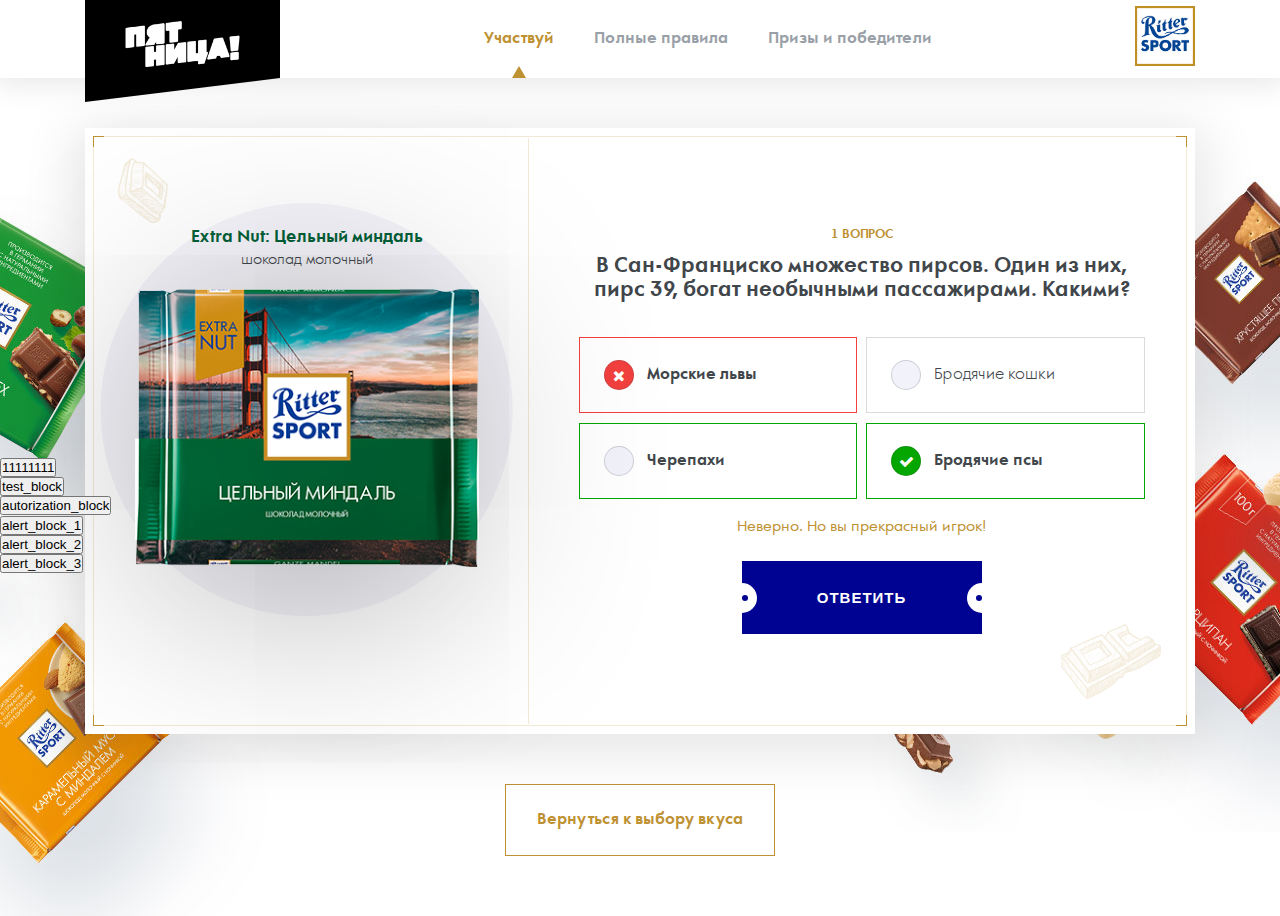
<file: index.html>
<!DOCTYPE html>
<html lang="ru">

<head>

	<meta charset="utf-8">
	<!-- <base href="/"> -->

	<title>Title</title>
	<meta name="description" content=""> 

	<meta http-equiv="X-UA-Compatible" content="IE=edge">
	<meta name="viewport" content="width=device-width, initial-scale=1, maximum-scale=1">

	<meta property="og:image" content="path/to/image.jpg">
	<link rel="icon" href="img/favicon/favicon.ico" type="image/x-icon">
	<link rel="apple-touch-icon" href="img/favicon/apple-touch-icon-180x180.png">
	<!-- <link rel="apple-touch-icon" sizes="72x72" href="img/favicon/apple-touch-icon-72x72.png">
	<link rel="apple-touch-icon" sizes="114x114" href="img/favicon/apple-touch-icon-114x114.png"> -->


	<!-- Chrome, Firefox OS and Opera -->
	<meta name="theme-color" content="#000">
	<!-- Windows Phone -->
	<!-- <meta name="msapplication-navbutton-color" content="#000"> -->
	<!-- iOS Safari -->
	<!-- <meta name="apple-mobile-web-app-status-bar-style" content="#000"> -->

	<link rel="stylesheet" href="css/libs.min.css">
	<link rel="stylesheet" href="css/main.css">

	<style>.wrapper{opacity:0;}html{background-color:#fff;}</style>


</head>

<body>

	
			

	<div class="wrapper">

		<header class="main_header">
			<div class="contain">
				<div class="header_wrap_items">
					<div class="header_logo_1">
						<!-- <img src="img/logo.png" alt="logo"> -->
						<img src="img/logo_text.png" alt="logo">
					</div>
					<nav class="header_nav">
						<ul>
							<li class="menu_li active"><a class="active" href="#">Участвуй</a></li>
							<li class="menu_li"><a href="#">Полные правила</a></li>
							<li class="menu_li"><a href="#">Призы и победители</a></li>
						</ul>
					</nav>
					<div class="header_logo_2">
						<img src="img/logo_2.png" alt="logo">
					</div>

					<div class="burger_button">
						<div class="one"></div>
						<div class="two"></div>
						<div class="three"></div>
					</div>

				</div>
			</div>
		</header>


		<div class="burger_menu">
			<div class="wrap_inner_border">
				<!-- рамка -->
				<div class="inner_border">
					<span class="top"></span>
					<span class="bottom"></span>
				</div>

				<img class="close_burger" src="img/close_middle.svg" alt="close">
				<ul class="burger_ul">
					<li class="burger_li"><a href="#">Участвуй</a></li>
					<li class="burger_li"><a href="#">Полные правила</a></li>
					<li class="burger_li"><a href="#">Призы и победители</a></li>
				</ul>
			</div>
			
		</div>

		<div class="body_chocolate_wrap">
			<!-- плавающий фон  -->
			<div class="background_choco type_1">
				<img class="left img_1" src="img/chocolate_bg_1_1.jpg" alt="img">
				<img class="left img_2" src="img/chocolate_bg_1_1.png" alt="img">
				<img class="right img_1" src="img/chocolate_bg_1_2.jpg" alt="img">
				<img class="right img_2" src="img/chocolate_bg_1_2.png" alt="img">
			</div>
			<div class="body_chocolate">
				

				
<!-- ========================================= -->
<!-- ========================================= -->


				<!--
				.body_chocolate_wrap, .body_chocolate
				блоки участвующие в выравнивании .body_chocolate_inner по вертикали
				active_block - говорит нам о том какой блок сейчас открыт на странице
				 -->
				<div class="test_block body_chocolate_inner active_block" id="test_block">
					
					<div class="content_test wrap_inner_border">
						<!-- рамка -->
						<div class="inner_border">
							<span class="top"></span>
							<span class="bottom"></span>
						</div>

						<div class="choco_item">
							<p class="name" style="color:#006037">Extra Nut: Цельный миндаль</p>
							<p class="desc">шоколад молочный</p>
							<div class="choco_pack">
								<img src="img/chocolate_1.png" alt="img">
							</div>
						</div>
						<div class="test_item">
							<p class="num">1 вопрос</p>
							<p class="name">В Сан-Франциско множество пирсов. Один из них, пирс 39, богат необычными пассажирами. Какими?</p>
							<div class="questions_wrap">
								<!--
								active - добавляется при активном элементе
								error - добавляется если ответ ошибочный  
								true -  подсвечивание правильного ответа когда выбран не правильный
								active_true - добавляется когда выбран правильный ответ 
								 -->
								<div class="quest error">
									<p>
										<span>
											<i class="fa fa-check" aria-hidden="true"></i>
											<i class="fa fa-times" aria-hidden="true"></i>
										</span>
										Морские львы
									</p>
								</div>
								<div class="quest">
									<p>
										<span>
											<i class="fa fa-check" aria-hidden="true"></i>
											<i class="fa fa-times" aria-hidden="true"></i>
										</span>
										Бродячие кошки
									</p>
								</div>
								<div class="quest true">
									<p>
										<span>
											<i class="fa fa-check" aria-hidden="true"></i>
											<i class="fa fa-times" aria-hidden="true"></i>
										</span>
										Черепахи
									</p>
								</div>
								<div class="quest active_true">
									<p>
										<span>
											<i class="fa fa-check" aria-hidden="true"></i>
											<i class="fa fa-times" aria-hidden="true"></i>
										</span>
										Бродячие псы
									</p>
								</div>
							</div>
							<p class="quest_alert">Неверно. Но вы прекрасный игрок!</p>
							<!-- questions_wrap -->

							<!-- 
							для открытия нужного блока , элемент на который мы кликаем должен иметь класс show_block
							и атрибут data-id в котором прописывается id блока который будет открыт
							 -->
							<button class="button_1 show_block" data-id="#autorization_block"><span>Ответить</span></button>
						</div>
						<!-- test_item -->

						

					</div>
					<!-- item_test -->

					<div class="center">
						<a class="button_2" href="#">Вернуться к выбору вкуса</a>
					</div>

					
				</div>
				<!-- test_block -->




<!-- ========================================= -->
<!-- ========================================= -->


				<div class="autorization_block body_chocolate_inner" id="autorization_block">
					<!-- рамка -->
					<div class="wrap_inner_border padding_type_1">
						<div class="inner_border">
							<span class="top"></span>
							<span class="bottom"></span>
						</div>

						<p class="name_block">Пожалуйста, <span>авторизуйся</span></p>


						<div class="checkbox_block">
							<div class="checkbox_1_wrap">	
								<div class="checkbox_1">
									 <input id="package_check1" type="checkbox" name="package_check" hidden checked>
			 						<label for="package_check1"></label>
								</div>
								<!-- checkbox_1 -->
								<p class="checkbox_1_text">Я соглашаюсь с <a href="#">полными правилами</a> конкурса</p>
							</div>
							<!-- checkbox_1_wrap -->
							<div class="checkbox_1_wrap">	
								<div class="checkbox_1">
									 <input id="package_check2" type="checkbox" name="package_check" hidden checked>
			 						<label for="package_check2"></label>
								</div>
								<!-- checkbox_1 -->
								<p class="checkbox_1_text">Согласен получать информационные рассылки, в том числе рекламные и иные материалы ООО «Телекомпания ПЯТНИЦА» и третьих лиц</p>
							</div>
							<!-- checkbox_1_wrap -->
						</div>
						<!-- checkbox_block -->

						<div class="social_block">
							<a class="social_1" href="#">
								<i class="fa fa-vk" aria-hidden="true"></i>
							</a>
							<a class="social_1" href="#">
								<i class="fa fa-facebook" aria-hidden="true"></i>
							</a>
							<a class="social_1" href="#">
								<i class="fa fa-odnoklassniki" aria-hidden="true"></i>
							</a>
						</div>

						<p class="bold_text">Или войди с помощью почты</p>

						<div class="inputs_block">
							<div class="input_wrap_1 man">
								<input clas type="text" placeholder="Логин" name="login">
							</div>
							<div class="input_wrap_1 password">
								<input clas type="text" placeholder="Пароль" name="password">
							</div>
						</div>

						
						<div class="center">
							<button class="button_1"><span>Войти с помощью почты</span></button><br>
							<a class="bold_refer" href="#">Регистрация</a>
						</div>


					</div>
					<!-- wrap_inner_border -->
					<div class="center">
						<a class="button_2" href="#">Вернуться к выбору вкуса</a>
					</div>


				</div>
				<!-- autorization_block -->



<!-- ========================================= -->
<!-- ========================================= -->

				<div class="alert_block body_chocolate_inner" id="occupied_block">
					<!-- рамка -->
					<div class="wrap_inner_border padding_type_1">
						<div class="inner_border">
							<span class="top"></span>
							<span class="bottom"></span>
						</div>

						<p class="name_block"><span>К сожалению,</span> этот аккаунт уже участвует в этапе. Зови друзей участвовать в проекте</p>

						<p class="bold_text">Поделиться проектом:</p>
						<div class="social_block">
							<a class="social_1" href="#">
								<i class="fa fa-vk" aria-hidden="true"></i>
							</a>
							<a class="social_1" href="#">
								<i class="fa fa-facebook" aria-hidden="true"></i>
							</a>
							<a class="social_1" href="#">
								<i class="fa fa-odnoklassniki" aria-hidden="true"></i>
							</a>
						</div>


					</div>
					<!-- wrap_inner_border -->
					<div class="center">
						<a class="button_2" href="#">Вернуться к выбору вкуса</a>
					</div>
				</div>
				<!-- occupied_block -->

<!-- ========================================= -->
<!-- ========================================= -->
			
				<div class="alert_block body_chocolate_inner" id="congratulation_block_1">
					<!-- рамка -->
					<div class="wrap_inner_border padding_type_1">
						<div class="inner_border">
							<span class="top"></span>
							<span class="bottom"></span>
						</div>

						<p class="name_block"><span>Поздравляем!</span> Ты участвуешь в конкурсе!</p>

						<p class="light_text">Оставайся с нами на связи и узнай больше о других конкурсах Ritter Sport:</p>

						<div class="social_block">
							<a class="social_1" href="#">
								<i class="fa fa-vk" aria-hidden="true"></i>
							</a>
							<a class="social_1" href="#">
								<img src="img/insta_icon.svg" alt="img">
							</a>
						</div>


					</div>
					<!-- wrap_inner_border -->
					<div class="center">
						<a class="button_2" href="#">Смотреть другие серии “Орла и Решки”</a>
					</div>
				</div>
				<!-- occupied_block -->
				

<!-- ========================================= -->
<!-- ========================================= -->


				<div class="alert_block two body_chocolate_inner" id="congratulation_block_2">
					<!-- рамка -->
					<div class="wrap_inner_border padding_type_1">
						<div class="inner_border">
							<span class="top"></span>
							<span class="bottom"></span>
						</div>


						<div class="alert_img">
							<img src="img/bag_choco.svg" alt="img">
						</div>
						<p class="name_block"><span>Поздравляем!</span> Ты прошел все вопросы викторины!</p>

						<p class="light_text">У нас отличная новость: здесь скучно тебе точно не будет! Смело планируй маршрут и открывай море новых впечатлений вместе с Ritter Sport. Поделись проектом с друзьями и участвуй в розыгрыше призов. Удачи!</p>

						<div class="social_block">
							<a class="social_1" href="#">
								<i class="fa fa-vk" aria-hidden="true"></i>
							</a>
							<a class="social_1" href="#">
								<i class="fa fa-facebook" aria-hidden="true"></i>
							</a>
							<a class="social_1" href="#">
								<i class="fa fa-odnoklassniki" aria-hidden="true"></i>
							</a>
						</div>


					</div>
					<!-- wrap_inner_border -->
					<div class="center">
						<a class="button_2" href="#">Смотреть другие серии “Орла и Решки”</a>
					</div>
				</div>
				<!-- occupied_block -->


<!-- ========================================= -->
<!-- ========================================= -->




			</div>
			<!-- body_chocolate -->
		</div>
		<!-- body_chocolate_wrap -->

		<!-- <div class="push"></div> -->
	</div>
	<!-- wrapper -->



<!-- 
для открытия нужного блока , элемент на который мы кликаем должен иметь класс show_block
и атрибут data-id в котором прописывается id блока который будет открыт

сам механизм заключается в передаче id блока, который мы хотим открыть в функцию change_block(id) 
 -->
 <div class="qqq">
 	<!-- всплывающая форма для "нет ответа" работает по такому же принципу только используется функция show_popup(data-flag)
	и вместо id подставляется атрибут data-flag формы 
 	-->
 	<button class="open_form" data-form="not_answer">11111111</button>
	<button class="show_block" data-id="test_block">test_block</button>
	<button class="show_block" data-id="autorization_block">autorization_block</button>
	<button class="show_block" data-id="occupied_block">alert_block_1</button>
	<button class="show_block" data-id="congratulation_block_1">alert_block_2</button>
	<button class="show_block" data-id="congratulation_block_2">alert_block_3</button>

</div>

	<!-- <button class="button1 open_form" data-form="1">Тест попапа</button> -->



	<div class="popup_bg">
		<div class="not_answer popup_block style_1" data-flag="not_answer">
			<img class="close_popup" src="img/close_middle.svg" alt="close">
			<div class="wrap_inner_border">
				<div class="inner_border">
					<span class="top"></span>
					<span class="bottom"></span>
				</div>

				<div class="not_answer_content">
					<p class="name">Не можешь определится с ответом?</p>
					<p class="anons">Смотри подсказку здесь!</p>
				</div>
				<!-- not_answer_content -->
				<div class="not_answer_video">
					<div class="video_wrap">
						<iframe id="video_player" width="720" height="405" src="//rutube.ru/play/embed/11982280?quality=1&platform=someplatform" frameborder="0" webkitAllowFullScreen mozallowfullscreen allowfullscreen></iframe>
					</div>
					<div class="video_info">
						<div class="video_content">
							<p class="name">Орел и Решка: Перезагрузка</p>
							<p class="desc"><span>США, Лос-Анджелес</span> 14 сезон</p>
							<div class="video_img">
								<img src="img/chocolate_1.png" alt="img">
							</div>
						</div>
						
					</div>
				</div>
				<!-- not_answer_video -->
				
			</div>
			<!-- wrap_inner_border -->

		</div>
		<!-- popup_block -->

		<!-- <form class="popup_block style_2" data-fag="2">
			<div class="popup_bg_exit"><i class="fa fa-times" aria-hidden="true"></i></div>
						
		</form> -->

		
	</div>
	<!-- popup_bg -->












	<script src="js/libs.min.js"></script>
	<script src="js/common.js"></script>


	<script>
		window.onload = function (){
			$(".wrapper").css("opacity","1");
		}
	</script>

</body>
</html>
</file>
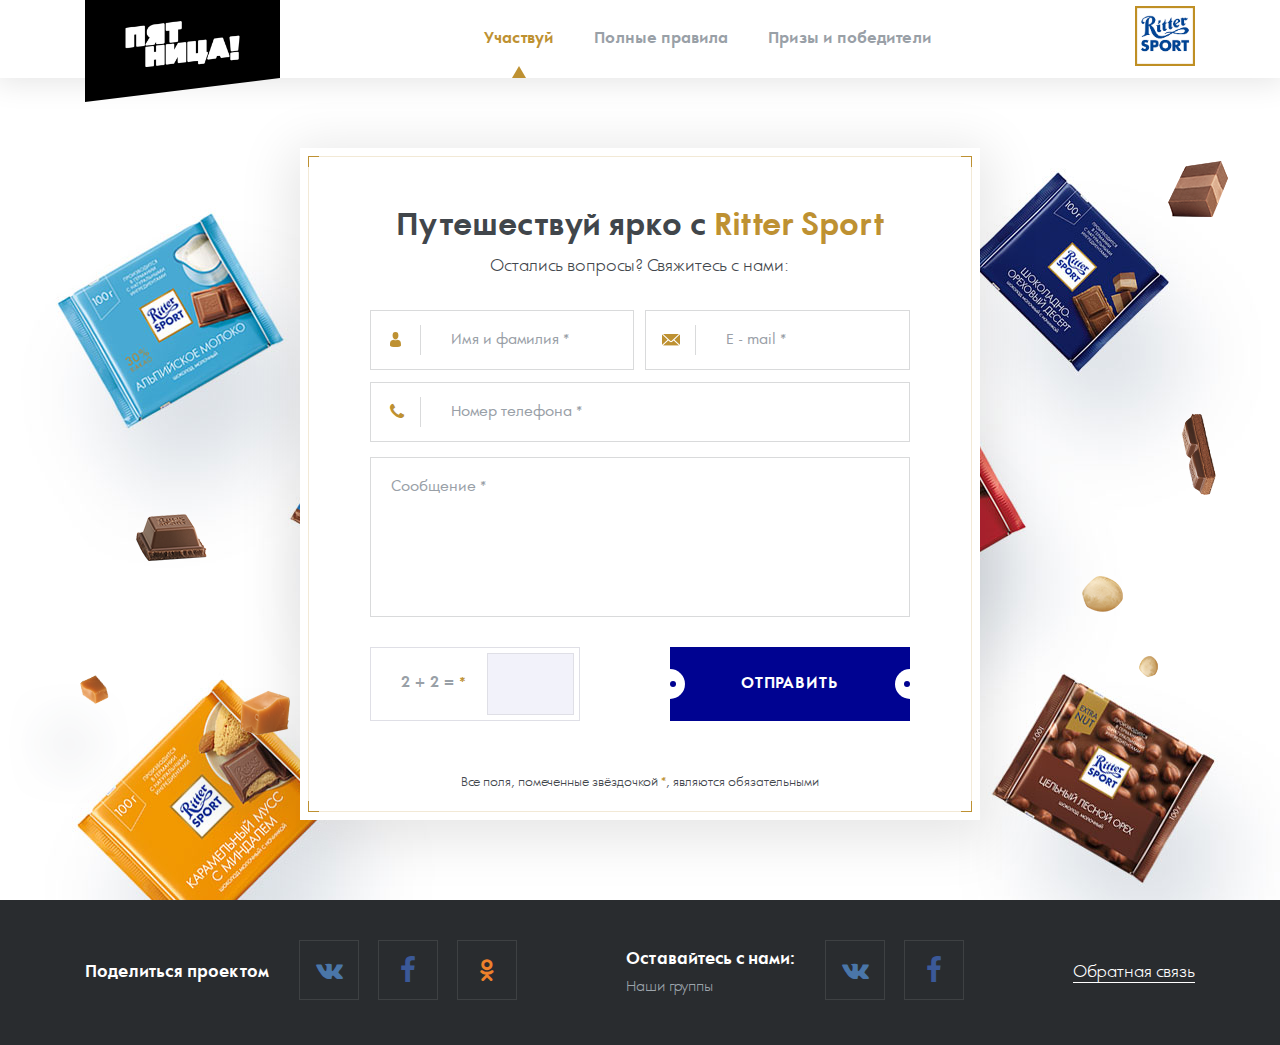
<file: contact.html>
<!DOCTYPE html>
<html lang="ru">

<head>

	<meta charset="utf-8">
	<!-- <base href="/"> -->

	<title>Title</title>
	<meta name="description" content=""> 

	<meta http-equiv="X-UA-Compatible" content="IE=edge">
	<meta name="viewport" content="width=device-width, initial-scale=1, maximum-scale=1">

	<meta property="og:image" content="path/to/image.jpg">
	<link rel="icon" href="img/favicon/favicon.ico" type="image/x-icon">
	<link rel="apple-touch-icon" href="img/favicon/apple-touch-icon-180x180.png">
	<!-- <link rel="apple-touch-icon" sizes="72x72" href="img/favicon/apple-touch-icon-72x72.png">
	<link rel="apple-touch-icon" sizes="114x114" href="img/favicon/apple-touch-icon-114x114.png"> -->


	<!-- Chrome, Firefox OS and Opera -->
	<meta name="theme-color" content="#000">
	<!-- Windows Phone -->
	<!-- <meta name="msapplication-navbutton-color" content="#000"> -->
	<!-- iOS Safari -->
	<!-- <meta name="apple-mobile-web-app-status-bar-style" content="#000"> -->

	<link rel="stylesheet" href="css/libs.min.css">
	<link rel="stylesheet" href="css/main.css">

	<style>.wrapper{opacity:0;}html{background-color:#fff;}</style>


</head>

<body>

	
			

	<div class="wrapper">

		<header class="main_header">
			<div class="contain">
				<div class="header_wrap_items">
					<div class="header_logo_1">
						<!-- <img src="img/logo.png" alt="logo"> -->
						<img src="img/logo_text.png" alt="logo">
					</div>
					<nav class="header_nav">
						<ul>
							<li class="menu_li active"><a class="active" href="#">Участвуй</a></li>
							<li class="menu_li"><a href="#">Полные правила</a></li>
							<li class="menu_li"><a href="#">Призы и победители</a></li>
						</ul>
					</nav>
					<div class="header_logo_2">
						<img src="img/logo_2.png" alt="logo">
					</div>

					<div class="burger_button">
						<div class="one"></div>
						<div class="two"></div>
						<div class="three"></div>
					</div>

				</div>
			</div>
		</header>


		<div class="burger_menu">
			<div class="wrap_inner_border">
				<!-- рамка -->
				<div class="inner_border">
					<span class="top"></span>
					<span class="bottom"></span>
				</div>

				<img class="close_burger" src="img/close_middle.svg" alt="close">
				<ul class="burger_ul">
					<li class="burger_li"><a href="#">Участвуй</a></li>
					<li class="burger_li"><a href="#">Полные правила</a></li>
					<li class="burger_li"><a href="#">Призы и победители</a></li>
				</ul>
			</div>
			
		</div>

		<div class="body_chocolate_wrap">
			<!-- плавающий фон  -->
			<div class="background_choco type_2">
				<img class="left img_1" src="img/chocolate_bg_2_1.jpg" alt="img">
				<img class="left img_2" src="img/chocolate_bg_2_1.png" alt="img">
				<img class="right img_1" src="img/chocolate_bg_2_2.jpg" alt="img">
				<img class="right img_2" src="img/chocolate_bg_2_2.png" alt="img">
			</div>
			<div class="body_chocolate">
				

				
<!-- ========================================= -->
<!-- ========================================= -->


				<!--
				.body_chocolate_wrap, .body_chocolate
				блоки участвующие в выравнивании .body_chocolate_inner по вертикали
				active_block - говорит нам о том какой блок сейчас открыт на странице
				 -->
	

				<div class="block_type_1 body_chocolate_inner">
					<!-- рамка -->
					<div class=" wrap_inner_border padding_type_1">
						<div class="inner_border">
							<span class="top"></span>
							<span class="bottom"></span>
						</div>

						<p class="name_block">Путешествуй ярко с <span>Ritter Sport</span></p>
						<p class="light_text">Остались вопросы? Свяжитесь с нами:</p>


						<div class="inputs_block">
							<div class="input_wrap_1 man">
								<input clas type="text" placeholder="Имя и фамилия *" name="name">
							</div>
							<div class="input_wrap_1 mail">
								<input clas type="text" placeholder="E - mail *" name="mail">
							</div>
						</div>
						<div class="input_wrap_1 phone">
							<input clas type="text" placeholder="Номер телефона *" name="phone">
						</div>
						<div class="textarea_wrap_1">
							<textarea placeholder="Сообщение *"></textarea>
						</div>

						
						<div class="bottom_block_1">
							<div class="capcha_item">
								<p>2 + 2 = <i>*</i></p>
								<input type="text">
							</div>
							<a class="button_1" href="#"><span>Отправить</span></a>
						</div>

						<p class="bottom_alert">Все поля, помеченные звёздочкой <i>*</i>, являются обязательными</p>


					</div>
					<!-- wrap_inner_border -->
					

				</div>
				<!-- autorization_block -->



<!-- ========================================= -->
<!-- ========================================= -->



			</div>
			<!-- body_chocolate -->
		</div>
		<!-- body_chocolate_wrap -->

		<!-- <div class="push"></div> -->


		<footer class="footer_main">
			<div class="contain">
				<div class="footer_items">

					<div class="item one">
						<p>Поделиться проектом</p>
						<div class="social_block">
							<a class="social_1" href="#">
								<i class="fa fa-vk" aria-hidden="true"></i>
							</a>
							<a class="social_1" href="#">
								<i class="fa fa-facebook" aria-hidden="true"></i>
							</a>
							<a class="social_1" href="#">
								<i class="fa fa-odnoklassniki" aria-hidden="true"></i>
							</a>
						</div>
					</div>
					<!-- item -->

					<div class="item two">
						<p>Оставайтесь с нами: <span>Наши группы</span></p>
					
						<div class="social_block">
							<a class="social_1" href="#">
								<i class="fa fa-vk" aria-hidden="true"></i>
							</a>
							<a class="social_1" href="#">
								<i class="fa fa-facebook" aria-hidden="true"></i>
							</a>
						</div>
					</div>
					<!-- item -->

					<div class="item three">
						<a href="#" class="return_call" href="#">Обратная связь</a>
					</div>

				</div>
				<!-- footer_items -->
			</div>
		</footer>
	</div>
	<!-- wrapper -->











	<script src="js/libs.min.js"></script>
	<script src="js/common.js"></script>


	<script>
		window.onload = function (){
			$(".wrapper").css("opacity","1");
		}
	</script>

</body>
</html>
</file>
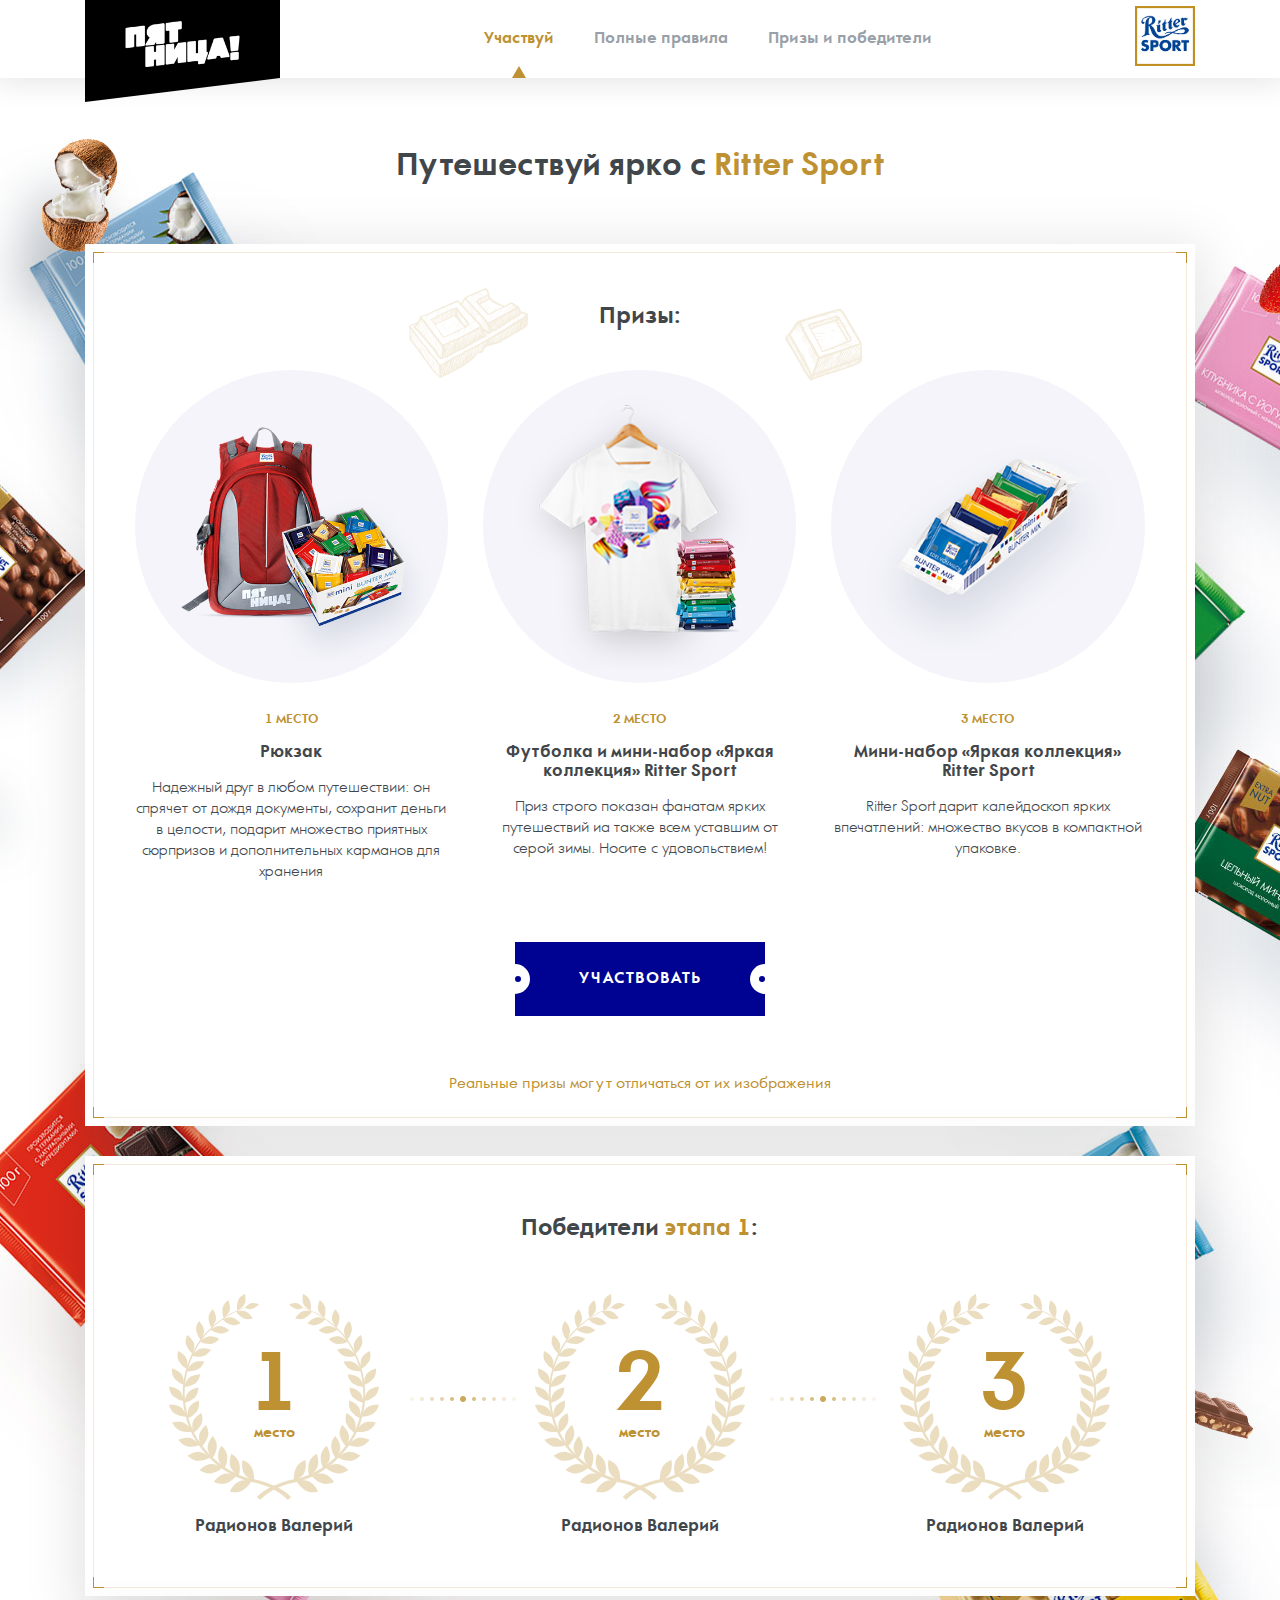
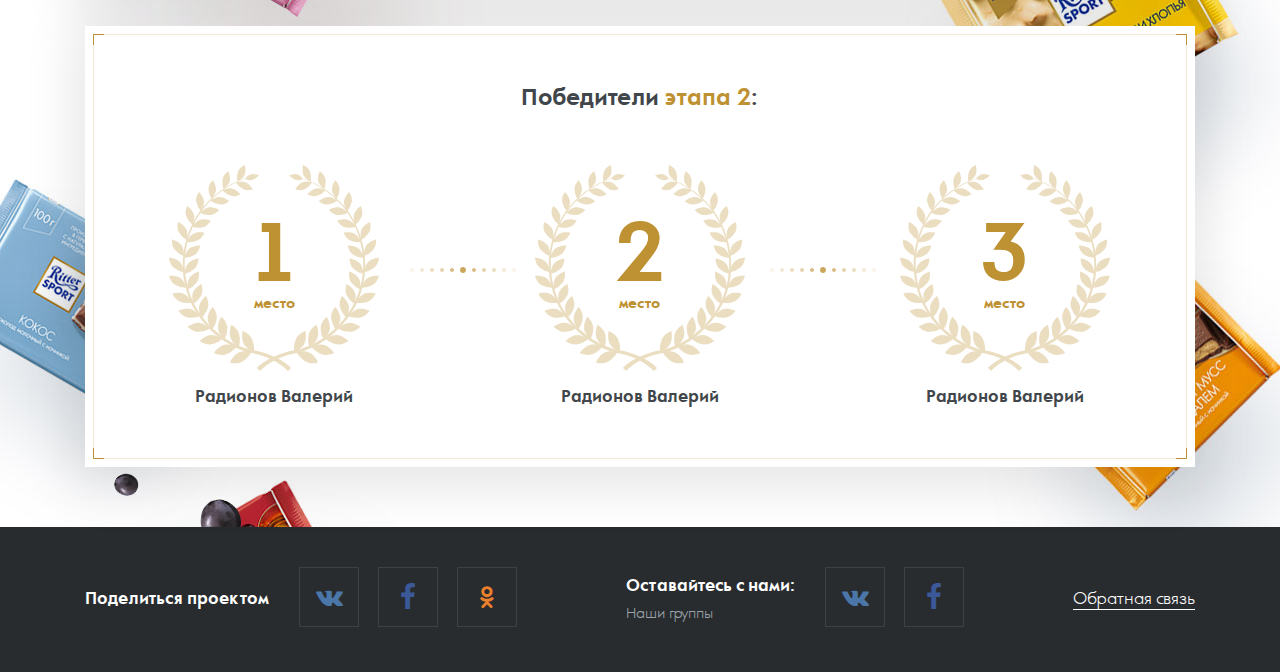
<file: prizes_winners.html>
<!DOCTYPE html>
<html lang="ru">

<head>

	<meta charset="utf-8">
	<!-- <base href="/"> -->

	<title>Title</title>
	<meta name="description" content=""> 

	<meta http-equiv="X-UA-Compatible" content="IE=edge">
	<meta name="viewport" content="width=device-width, initial-scale=1, maximum-scale=1">

	<meta property="og:image" content="path/to/image.jpg">
	<link rel="icon" href="img/favicon/favicon.ico" type="image/x-icon">
	<link rel="apple-touch-icon" href="img/favicon/apple-touch-icon-180x180.png">
	<!-- <link rel="apple-touch-icon" sizes="72x72" href="img/favicon/apple-touch-icon-72x72.png">
	<link rel="apple-touch-icon" sizes="114x114" href="img/favicon/apple-touch-icon-114x114.png"> -->


	<!-- Chrome, Firefox OS and Opera -->
	<meta name="theme-color" content="#000">
	<!-- Windows Phone -->
	<!-- <meta name="msapplication-navbutton-color" content="#000"> -->
	<!-- iOS Safari -->
	<!-- <meta name="apple-mobile-web-app-status-bar-style" content="#000"> -->

	<link rel="stylesheet" href="css/libs.min.css">
	<link rel="stylesheet" href="css/main.css">

	<style>.wrapper{opacity:0;}html{background-color:#fff;}</style>


</head>

<body>

	
			

	<div class="wrapper">

		<header class="main_header">
			<div class="contain">
				<div class="header_wrap_items">
					<div class="header_logo_1">
						<!-- <img src="img/logo.png" alt="logo"> -->
						<img src="img/logo_text.png" alt="logo">
					</div>
					<nav class="header_nav">
						<ul>
							<li class="menu_li active"><a class="active" href="#">Участвуй</a></li>
							<li class="menu_li"><a href="#">Полные правила</a></li>
							<li class="menu_li"><a href="#">Призы и победители</a></li>
						</ul>
					</nav>
					<div class="header_logo_2">
						<img src="img/logo_2.png" alt="logo">
					</div>

					<div class="burger_button">
						<div class="one"></div>
						<div class="two"></div>
						<div class="three"></div>
					</div>

				</div>
			</div>
		</header>


		<div class="burger_menu">
			<div class="wrap_inner_border">
				<!-- рамка -->
				<div class="inner_border">
					<span class="top"></span>
					<span class="bottom"></span>
				</div>

				<img class="close_burger" src="img/close_middle.svg" alt="close">
				<ul class="burger_ul">
					<li class="burger_li"><a href="#">Участвуй</a></li>
					<li class="burger_li"><a href="#">Полные правила</a></li>
					<li class="burger_li"><a href="#">Призы и победители</a></li>
				</ul>
			</div>
			
		</div>

		<div class="body_chocolate_wrap">
			<!-- плавающий фон  -->
			<div class="background_choco type_1">
				<img class="left img_1" src="img/chocolate_bg_4_1.jpg" alt="img">
				<img class="left img_2" src="img/chocolate_bg_4_1.png" alt="img">
				<img class="right img_1" src="img/chocolate_bg_4_2.jpg" alt="img">
				<img class="right img_2" src="img/chocolate_bg_4_2.png" alt="img">
				</div>
			<div class="body_chocolate">
				

				
<!-- ========================================= -->
<!-- ========================================= -->


				<!--
				.body_chocolate_wrap, .body_chocolate
				блоки участвующие в выравнивании .body_chocolate_inner по вертикали
				active_block - говорит нам о том какой блок сейчас открыт на странице
				 -->
				<div class="prizes_and_winners body_chocolate_inner">

					<div class="prizes">

						<p class="name_block">Путешествуй ярко с <span>Ritter Sport</span></p>
						<!-- рамка -->
						<div class="prize_content wrap_inner_border">
							<div class="inner_border">
								<span class="top"></span>
								<span class="bottom"></span>
							</div>

							
							<p class="prize_name">Призы:</p>

							<div class="wrap_items_prizes">
								<div class="item_prize">
									<div class="img">
										<img src="img/prize_1.png" alt="img">
									</div>
									<p class="position">1 место</p>
									<p class="name">Рюкзак</p>
									<p class="text">
										Надежный друг в любом путешествии: он спрячет от дождя документы, сохранит деньги в целости, подарит  множество приятных сюрпризов и дополнительных карманов для хранения
									</p>
								</div>
								<!-- item_prize -->

								<div class="item_prize">
									<div class="img">
										<img src="img/prize_2.png" alt="img">
									</div>
									<p class="position">2 место</p>
									<p class="name">Футболка и мини-набор «Яркая коллекция» Ritter Sport</p>
									<p class="text">
										Приз строго показан фанатам ярких путешествий иа также всем уставшим от серой зимы. Носите с удовольствием!
									</p>
								</div>
								<!-- item_prize -->

								<div class="item_prize">
									<div class="img">
										<img src="img/prize_3.png" alt="img">
									</div>
									<p class="position">3 место</p>
									<p class="name">Мини-набор «Яркая коллекция» Ritter Sport</p>
									<p class="text">
										Ritter Sport дарит калейдоскоп ярких впечатлений: множество вкусов в компактной упаковке.
									</p>
								</div>
								<!-- item_prize -->
								

							</div>
							<!-- wrap_items_prizes -->

							<div class="center">
								<a class="button_1" href="#"><span>Участвовать</span></a>
								<p class="prize_alert">Реальные призы могут отличаться от их изображения</p>
							</div>


							

						</div>
						<!-- wrap_inner_border -->
						

					</div>
					<!-- prizes -->



	<!-- ========================================= -->
	<!-- ========================================= -->


					<div class="winners">

						<!-- рамка -->
						<div class="wrap_inner_border">
							<div class="inner_border">
								<span class="top"></span>
								<span class="bottom"></span>
							</div>
							<p class="name_block">Победители <span>этапа 1</span>:</p>

							<div class="winners_wrap_items">
								
								<div class="winner_item">
									<div class="wreath">
										<p class="num">1</p>
										<p class="position">место</p>
									</div>
									<p class="name">Радионов Валерий</p>
								</div>

								<div class="winner_item">
									<div class="wreath">
										<p class="num">2</p>
										<p class="position">место</p>
									</div>
									<p class="name">Радионов Валерий</p>
								</div>

								<div class="winner_item">
									<div class="wreath">
										<p class="num">3</p>
										<p class="position">место</p>
									</div>
									<p class="name">Радионов Валерий</p>
								</div>

							</div>
							<!-- winners_wrap_items -->
						</div>
						<!-- wrap_inner_border -->
						

					</div>
					<!-- winners -->


	<!-- ========================================= -->
	<!-- ========================================= -->

					<div class="winners">

						<!-- рамка -->
						<div class="wrap_inner_border">
							<div class="inner_border">
								<span class="top"></span>
								<span class="bottom"></span>
							</div>
							<p class="name_block">Победители <span>этапа 2</span>:</p>

							<div class="winners_wrap_items">
								
								<div class="winner_item">
									<div class="wreath">
										<p class="num">1</p>
										<p class="position">место</p>
									</div>
									<p class="name">Радионов Валерий</p>
								</div>

								<div class="winner_item">
									<div class="wreath">
										<p class="num">2</p>
										<p class="position">место</p>
									</div>
									<p class="name">Радионов Валерий</p>
								</div>

								<div class="winner_item">
									<div class="wreath">
										<p class="num">3</p>
										<p class="position">место</p>
									</div>
									<p class="name">Радионов Валерий</p>
								</div>

							</div>
							<!-- winners_wrap_items -->
						</div>
						<!-- wrap_inner_border -->
						

					</div>
					<!-- winners -->


				</div>
				<!-- prize_and_winners -->









			</div>
			<!-- body_chocolate -->
		</div>
		<!-- body_chocolate_wrap -->

		<!-- <div class="push"></div> -->


		<footer class="footer_main">
			<div class="contain">
				<div class="footer_items">

					<div class="item one">
						<p>Поделиться проектом</p>
						<div class="social_block">
							<a class="social_1" href="#">
								<i class="fa fa-vk" aria-hidden="true"></i>
							</a>
							<a class="social_1" href="#">
								<i class="fa fa-facebook" aria-hidden="true"></i>
							</a>
							<a class="social_1" href="#">
								<i class="fa fa-odnoklassniki" aria-hidden="true"></i>
							</a>
						</div>
					</div>
					<!-- item -->

					<div class="item two">
						<p>Оставайтесь с нами: <span>Наши группы</span></p>
					
						<div class="social_block">
							<a class="social_1" href="#">
								<i class="fa fa-vk" aria-hidden="true"></i>
							</a>
							<a class="social_1" href="#">
								<i class="fa fa-facebook" aria-hidden="true"></i>
							</a>
						</div>
					</div>
					<!-- item -->

					<div class="item three">
						<a href="#" class="return_call" href="#">Обратная связь</a>
					</div>

				</div>
				<!-- footer_items -->
			</div>
		</footer>
	</div>
	<!-- wrapper -->











	<script src="js/libs.min.js"></script>
	<script src="js/common.js"></script>


	<script>
		window.onload = function (){
			$(".wrapper").css("opacity","1");
		}
	</script>

</body>
</html>
</file>
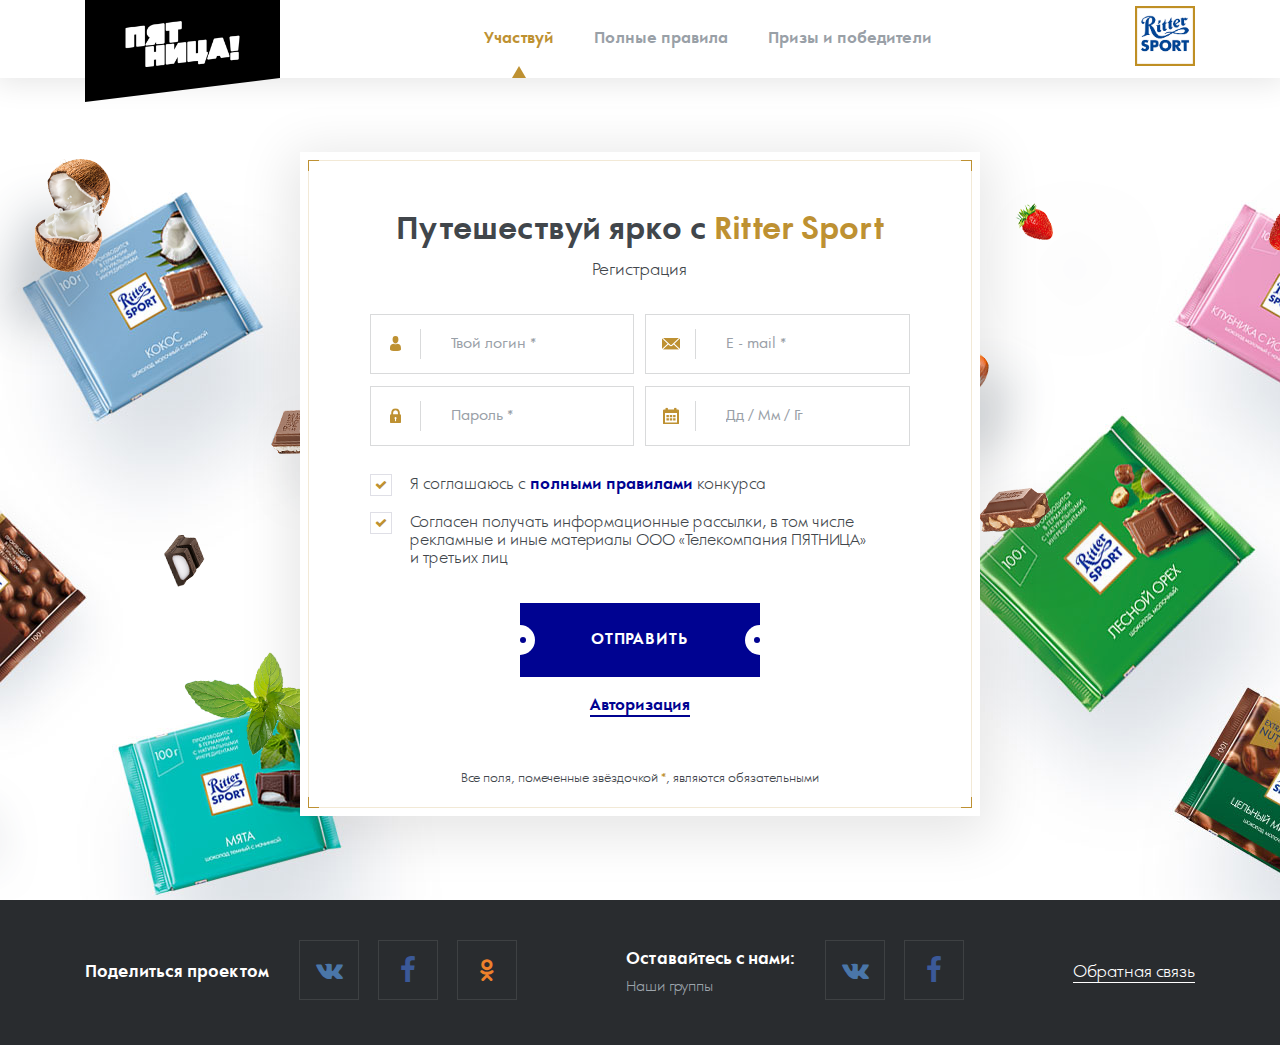
<file: registration.html>
<!DOCTYPE html>
<html lang="ru">

<head>

	<meta charset="utf-8">
	<!-- <base href="/"> -->

	<title>Title</title>
	<meta name="description" content=""> 

	<meta http-equiv="X-UA-Compatible" content="IE=edge">
	<meta name="viewport" content="width=device-width, initial-scale=1, maximum-scale=1">

	<meta property="og:image" content="path/to/image.jpg">
	<link rel="icon" href="img/favicon/favicon.ico" type="image/x-icon">
	<link rel="apple-touch-icon" href="img/favicon/apple-touch-icon-180x180.png">
	<!-- <link rel="apple-touch-icon" sizes="72x72" href="img/favicon/apple-touch-icon-72x72.png">
	<link rel="apple-touch-icon" sizes="114x114" href="img/favicon/apple-touch-icon-114x114.png"> -->


	<!-- Chrome, Firefox OS and Opera -->
	<meta name="theme-color" content="#000">
	<!-- Windows Phone -->
	<!-- <meta name="msapplication-navbutton-color" content="#000"> -->
	<!-- iOS Safari -->
	<!-- <meta name="apple-mobile-web-app-status-bar-style" content="#000"> -->

	<link rel="stylesheet" href="css/libs.min.css">
	<link rel="stylesheet" href="css/main.css">

	<style>.wrapper{opacity:0;}html{background-color:#fff;}</style>


</head>

<body>

	
			

	<div class="wrapper">

		<header class="main_header">
			<div class="contain">
				<div class="header_wrap_items">
					<div class="header_logo_1">
						<!-- <img src="img/logo.png" alt="logo"> -->
						<img src="img/logo_text.png" alt="logo">
					</div>
					<nav class="header_nav">
						<ul>
							<li class="menu_li active"><a class="active" href="#">Участвуй</a></li>
							<li class="menu_li"><a href="#">Полные правила</a></li>
							<li class="menu_li"><a href="#">Призы и победители</a></li>
						</ul>
					</nav>
					<div class="header_logo_2">
						<img src="img/logo_2.png" alt="logo">
					</div>

					<div class="burger_button">
						<div class="one"></div>
						<div class="two"></div>
						<div class="three"></div>
					</div>

				</div>
			</div>
		</header>


		<div class="burger_menu">
			<div class="wrap_inner_border">
				<!-- рамка -->
				<div class="inner_border">
					<span class="top"></span>
					<span class="bottom"></span>
				</div>

				<img class="close_burger" src="img/close_middle.svg" alt="close">
				<ul class="burger_ul">
					<li class="burger_li"><a href="#">Участвуй</a></li>
					<li class="burger_li"><a href="#">Полные правила</a></li>
					<li class="burger_li"><a href="#">Призы и победители</a></li>
				</ul>
			</div>
			
		</div>

		<div class="body_chocolate_wrap">
			<!-- плавающий фон  -->
			<div class="background_choco type_1">
				<img class="left img_1" src="img/chocolate_bg_3_1.jpg" alt="img">
				<img class="left img_2" src="img/chocolate_bg_3_1.png" alt="img">
				<img class="right img_1" src="img/chocolate_bg_3_2.jpg" alt="img">
				<img class="right img_2" src="img/chocolate_bg_3_2.png" alt="img">
			</div>
			<div class="body_chocolate">
				

				
<!-- ========================================= -->
<!-- ========================================= -->


				<!--
				.body_chocolate_wrap, .body_chocolate
				блоки участвующие в выравнивании .body_chocolate_inner по вертикали
				active_block - говорит нам о том какой блок сейчас открыт на странице
				 -->
	

				<div class="block_type_1 body_chocolate_inner">
					<!-- рамка -->
					<div class=" wrap_inner_border padding_type_1">
						<div class="inner_border">
							<span class="top"></span>
							<span class="bottom"></span>
						</div>

						<p class="name_block">Путешествуй ярко с <span>Ritter Sport</span></p>
						<p class="light_text">Регистрация</p>


						<div class="inputs_block">
							<div class="input_wrap_1 man">
								<input clas type="text" placeholder="Твой логин *" name="login">
							</div>
							<div class="input_wrap_1 mail">
								<input clas type="text" placeholder="E - mail *" name="mail">
							</div>
						</div>
						<div class="inputs_block two">
							<div class="input_wrap_1 password">
								<input clas type="text" placeholder="Пароль *" name="password">
							</div>
							<div class="input_wrap_1 date">
								<input clas type="text" placeholder="Дд / Мм / Гг" name="date">
							</div>
						</div>


						<div class="checkbox_block">
							<div class="checkbox_1_wrap">	
								<div class="checkbox_1">
									 <input id="package_check1" type="checkbox" name="package_check" hidden checked>
			 						<label for="package_check1"></label>
								</div>
								<!-- checkbox_1 -->
								<p class="checkbox_1_text">Я соглашаюсь с <a href="#">полными правилами</a> конкурса</p>
							</div>
							<!-- checkbox_1_wrap -->
							<div class="checkbox_1_wrap">	
								<div class="checkbox_1">
									 <input id="package_check2" type="checkbox" name="package_check" hidden checked>
			 						<label for="package_check2"></label>
								</div>
								<!-- checkbox_1 -->
								<p class="checkbox_1_text">Согласен получать информационные рассылки, в том числе рекламные и иные материалы ООО «Телекомпания ПЯТНИЦА» и третьих лиц</p>
							</div>
							<!-- checkbox_1_wrap -->
						</div>
						<!-- checkbox_block -->

						<div class="center">
							<a class="button_1" href="#"><span>Отправить</span></a>
						</div>
						<a href="#" class="bold_refer">Авторизация</a>

						
						<!-- <div class="bottom_block_1">
							<div class="capcha_item">
								<p>2 + 2 = <i>*</i></p>
								<input type="text">
							</div>
							<a class="button_1" href="#"><span>Отправить</span></a>
						</div> -->

						<p class="bottom_alert">Все поля, помеченные звёздочкой <i>*</i>, являются обязательными</p>


					</div>
					<!-- wrap_inner_border -->
					

				</div>
				<!-- autorization_block -->



<!-- ========================================= -->
<!-- ========================================= -->



			</div>
			<!-- body_chocolate -->
		</div>
		<!-- body_chocolate_wrap -->

		<!-- <div class="push"></div> -->


		<footer class="footer_main">
			<div class="contain">
				<div class="footer_items">

					<div class="item one">
						<p>Поделиться проектом</p>
						<div class="social_block">
							<a class="social_1" href="#">
								<i class="fa fa-vk" aria-hidden="true"></i>
							</a>
							<a class="social_1" href="#">
								<i class="fa fa-facebook" aria-hidden="true"></i>
							</a>
							<a class="social_1" href="#">
								<i class="fa fa-odnoklassniki" aria-hidden="true"></i>
							</a>
						</div>
					</div>
					<!-- item -->

					<div class="item two">
						<p>Оставайтесь с нами: <span>Наши группы</span></p>
					
						<div class="social_block">
							<a class="social_1" href="#">
								<i class="fa fa-vk" aria-hidden="true"></i>
							</a>
							<a class="social_1" href="#">
								<i class="fa fa-facebook" aria-hidden="true"></i>
							</a>
						</div>
					</div>
					<!-- item -->

					<div class="item three">
						<a href="#" class="return_call" href="#">Обратная связь</a>
					</div>

				</div>
				<!-- footer_items -->
			</div>
		</footer>
	</div>
	<!-- wrapper -->











	<script src="js/libs.min.js"></script>
	<script src="js/common.js"></script>


	<script>
		window.onload = function (){
			$(".wrapper").css("opacity","1");
		}
	</script>

</body>
</html>
</file>
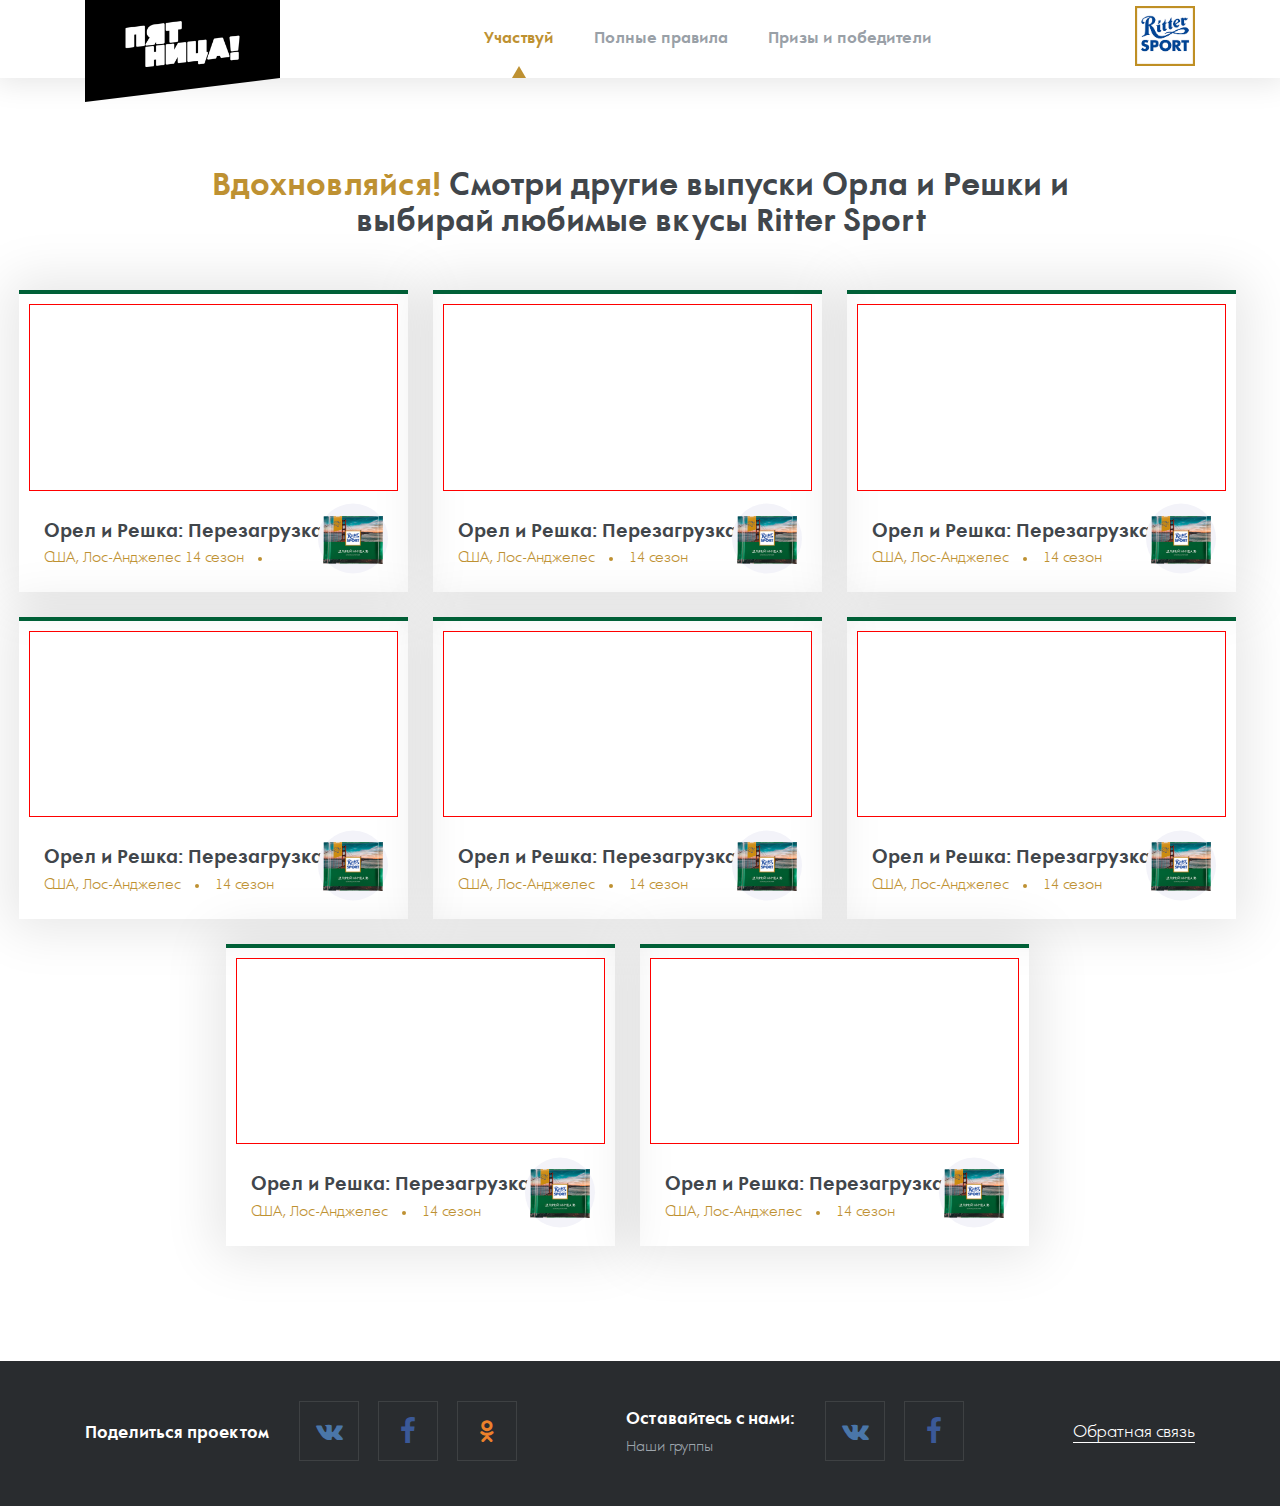
<file: video_gallery.html>
<!DOCTYPE html>
<html lang="ru">

<head>

	<meta charset="utf-8">
	<!-- <base href="/"> -->

	<title>Title</title>
	<meta name="description" content=""> 

	<meta http-equiv="X-UA-Compatible" content="IE=edge">
	<meta name="viewport" content="width=device-width, initial-scale=1, maximum-scale=1">

	<meta property="og:image" content="path/to/image.jpg">
	<link rel="icon" href="img/favicon/favicon.ico" type="image/x-icon">
	<link rel="apple-touch-icon" href="img/favicon/apple-touch-icon-180x180.png">
	<!-- <link rel="apple-touch-icon" sizes="72x72" href="img/favicon/apple-touch-icon-72x72.png">
	<link rel="apple-touch-icon" sizes="114x114" href="img/favicon/apple-touch-icon-114x114.png"> -->


	<!-- Chrome, Firefox OS and Opera -->
	<meta name="theme-color" content="#000">
	<!-- Windows Phone -->
	<!-- <meta name="msapplication-navbutton-color" content="#000"> -->
	<!-- iOS Safari -->
	<!-- <meta name="apple-mobile-web-app-status-bar-style" content="#000"> -->

	<link rel="stylesheet" href="css/libs.min.css">
	<link rel="stylesheet" href="css/main.css">

	<style>.wrapper{opacity:0;}html{background-color:#fff;}</style>


</head>

<body>

	
			

	<div class="wrapper">

		<header class="main_header">
			<div class="contain">
				<div class="header_wrap_items">
					<div class="header_logo_1">
						<!-- <img src="img/logo.png" alt="logo"> -->
						<img src="img/logo_text.png" alt="logo">
					</div>
					<nav class="header_nav">
						<ul>
							<li class="menu_li active"><a class="active" href="#">Участвуй</a></li>
							<li class="menu_li"><a href="#">Полные правила</a></li>
							<li class="menu_li"><a href="#">Призы и победители</a></li>
						</ul>
					</nav>
					<div class="header_logo_2">
						<img src="img/logo_2.png" alt="logo">
					</div>

					<div class="burger_button">
						<div class="one"></div>
						<div class="two"></div>
						<div class="three"></div>
					</div>

				</div>
			</div>
		</header>


		<div class="burger_menu">
			<div class="wrap_inner_border">
				<!-- рамка -->
				<div class="inner_border">
					<span class="top"></span>
					<span class="bottom"></span>
				</div>

				<img class="close_burger" src="img/close_middle.svg" alt="close">
				<ul class="burger_ul">
					<li class="burger_li"><a href="#">Участвуй</a></li>
					<li class="burger_li"><a href="#">Полные правила</a></li>
					<li class="burger_li"><a href="#">Призы и победители</a></li>
				</ul>
			</div>
			
		</div>







		<section class="video_gallery pt_big pb_big">
			<div class="contain">


				<p class="name_block"><span>Вдохновляйся!</span> Смотри другие выпуски Орла и Решки и выбирай любимые вкусы Ritter Sport</p>
				<div class="video_items_wrap">
					
					<div class="not_answer_video">
						<div class="video_wrap">
							<iframe src="//rutube.ru/play/embed/11982280?quality=1&platform=someplatform" frameborder="0" webkitAllowFullScreen mozallowfullscreen allowfullscreen></iframe>
						</div>
						<div class="video_info">
							<div class="video_content">
								<p class="name">Орел и Решка: Перезагрузка</p>
								<p class="desc">США, Лос-Анджелес <span>14 сезон</span></p>
								<div class="video_img">
									<img src="img/chocolate_1.png" alt="img">
								</div>
							</div>
							
						</div>
					</div>

					<div class="not_answer_video">
						<div class="video_wrap">
							<iframe src="//rutube.ru/play/embed/11982280?quality=1&platform=someplatform" frameborder="0" webkitAllowFullScreen mozallowfullscreen allowfullscreen></iframe>
						</div>
						<div class="video_info">
							<div class="video_content">
								<p class="name">Орел и Решка: Перезагрузка</p>
								<p class="desc"><span>США, Лос-Анджелес</span> 14 сезон</p>
								<div class="video_img">
									<img src="img/chocolate_1.png" alt="img">
								</div>
							</div>
							
						</div>
					</div>

					<div class="not_answer_video">
						<div class="video_wrap">
							<iframe src="//rutube.ru/play/embed/11982280?quality=1&platform=someplatform" frameborder="0" webkitAllowFullScreen mozallowfullscreen allowfullscreen></iframe>
						</div>
						<div class="video_info">
							<div class="video_content">
								<p class="name">Орел и Решка: Перезагрузка</p>
								<p class="desc"><span>США, Лос-Анджелес</span> 14 сезон</p>
								<div class="video_img">
									<img src="img/chocolate_1.png" alt="img">
								</div>
							</div>
							
						</div>
					</div>

					<div class="not_answer_video">
						<div class="video_wrap">
							<iframe src="//rutube.ru/play/embed/11982280?quality=1&platform=someplatform" frameborder="0" webkitAllowFullScreen mozallowfullscreen allowfullscreen></iframe>
						</div>
						<div class="video_info">
							<div class="video_content">
								<p class="name">Орел и Решка: Перезагрузка</p>
								<p class="desc"><span>США, Лос-Анджелес</span> 14 сезон</p>
								<div class="video_img">
									<img src="img/chocolate_1.png" alt="img">
								</div>
							</div>
							
						</div>
					</div>

					<div class="not_answer_video">
						<div class="video_wrap">
							<iframe src="//rutube.ru/play/embed/11982280?quality=1&platform=someplatform" frameborder="0" webkitAllowFullScreen mozallowfullscreen allowfullscreen></iframe>
						</div>
						<div class="video_info">
							<div class="video_content">
								<p class="name">Орел и Решка: Перезагрузка</p>
								<p class="desc"><span>США, Лос-Анджелес</span> 14 сезон</p>
								<div class="video_img">
									<img src="img/chocolate_1.png" alt="img">
								</div>
							</div>
							
						</div>
					</div>

					<div class="not_answer_video">
						<div class="video_wrap">
							<iframe src="//rutube.ru/play/embed/11982280?quality=1&platform=someplatform" frameborder="0" webkitAllowFullScreen mozallowfullscreen allowfullscreen></iframe>
						</div>
						<div class="video_info">
							<div class="video_content">
								<p class="name">Орел и Решка: Перезагрузка</p>
								<p class="desc"><span>США, Лос-Анджелес</span> 14 сезон</p>
								<div class="video_img">
									<img src="img/chocolate_1.png" alt="img">
								</div>
							</div>
							
						</div>
					</div>

					<div class="not_answer_video">
						<div class="video_wrap">
							<iframe src="//rutube.ru/play/embed/11982280?quality=1&platform=someplatform" frameborder="0" webkitAllowFullScreen mozallowfullscreen allowfullscreen></iframe>
						</div>
						<div class="video_info">
							<div class="video_content">
								<p class="name">Орел и Решка: Перезагрузка</p>
								<p class="desc"><span>США, Лос-Анджелес</span> 14 сезон</p>
								<div class="video_img">
									<img src="img/chocolate_1.png" alt="img">
								</div>
							</div>
							
						</div>
					</div>

					<div class="not_answer_video">
						<div class="video_wrap">
							<iframe src="//rutube.ru/play/embed/11982280?quality=1&platform=someplatform" frameborder="0" webkitAllowFullScreen mozallowfullscreen allowfullscreen></iframe>
						</div>
						<div class="video_info">
							<div class="video_content">
								<p class="name">Орел и Решка: Перезагрузка</p>
								<p class="desc"><span>США, Лос-Анджелес</span> 14 сезон</p>
								<div class="video_img">
									<img src="img/chocolate_1.png" alt="img">
								</div>
							</div>
							
						</div>
					</div>

				</div>
				<!-- video_items_wrap -->



			<!-- </div> -->
		</section>	
		<!-- video_gallery -->










		<footer class="footer_main">
			<div class="contain">
				<div class="footer_items">

					<div class="item one">
						<p>Поделиться проектом</p>
						<div class="social_block">
							<a class="social_1" href="#">
								<i class="fa fa-vk" aria-hidden="true"></i>
							</a>
							<a class="social_1" href="#">
								<i class="fa fa-facebook" aria-hidden="true"></i>
							</a>
							<a class="social_1" href="#">
								<i class="fa fa-odnoklassniki" aria-hidden="true"></i>
							</a>
						</div>
					</div>
					<!-- item -->

					<div class="item two">
						<p>Оставайтесь с нами: <span>Наши группы</span></p>
					
						<div class="social_block">
							<a class="social_1" href="#">
								<i class="fa fa-vk" aria-hidden="true"></i>
							</a>
							<a class="social_1" href="#">
								<i class="fa fa-facebook" aria-hidden="true"></i>
							</a>
						</div>
					</div>
					<!-- item -->

					<div class="item three">
						<a href="#" class="return_call" href="#">Обратная связь</a>
					</div>

				</div>
				<!-- footer_items -->
			</div>
		</footer>
	</div>
	<!-- wrapper -->











	<script src="js/libs.min.js"></script>
	<script src="js/common.js"></script>


	<script>
		window.onload = function (){
			$(".wrapper").css("opacity","1");
		}
	</script>

</body>
</html>
</file>
<file: css/main.css>
@font-face {
  font-family: "AFuturaOrto";
  font-weight: 200;
  font-style: normal;
  src: url("../fonts/AFuturaOrtoLight/AFuturaOrtoLight.eot");
  src: url("../fonts/AFuturaOrtoLight/AFuturaOrtoLight.eot?#iefix") format("embedded-opentype"), url("../fonts/AFuturaOrtoLight/AFuturaOrtoLight.woff") format("woff"), url("../fonts/AFuturaOrtoLight/AFuturaOrtoLight.ttf") format("truetype");
}

@font-face {
  font-family: "AFuturaOrto";
  font-weight: normal;
  font-style: normal;
  src: url("../fonts/AFuturaOrtoRegular/AFuturaOrtoRegular.eot");
  src: url("../fonts/AFuturaOrtoRegular/AFuturaOrtoRegular.eot?#iefix") format("embedded-opentype"), url("../fonts/AFuturaOrtoRegular/AFuturaOrtoRegular.woff") format("woff"), url("../fonts/AFuturaOrtoRegular/AFuturaOrtoRegular.ttf") format("truetype");
}

@font-face {
  font-family: "AFuturaOrto";
  font-weight: 700;
  font-style: normal;
  src: url("../fonts/AFuturaOrtoBold/AFuturaOrtoBold.eot");
  src: url("../fonts/AFuturaOrtoBold/AFuturaOrtoBold.eot?#iefix") format("embedded-opentype"), url("../fonts/AFuturaOrtoBold/AFuturaOrtoBold.woff") format("woff"), url("../fonts/AFuturaOrtoBold/AFuturaOrtoBold.ttf") format("truetype");
}

*::-webkit-input-placeholder {
  color: #99a0a7;
  opacity: 1;
}

*:-moz-placeholder {
  color: #99a0a7;
  opacity: 1;
}

*::-moz-placeholder {
  color: #99a0a7;
  opacity: 1;
}

*:-ms-input-placeholder {
  color: #99a0a7;
  opacity: 1;
}

body input:focus:required:invalid,
body textarea:focus:required:invalid {
  color: #99a0a7;
}

body input:required:valid,
body textarea:required:valid {
  color: #99a0a7;
}

html {
  font-size: 10px;
}

body {
  font-size: 16px;
  font-weight: 200;
  min-width: 320px;
  position: relative;
  line-height: 1.2;
  overflow-x: hidden;
  color: #41464b;
  font-family: "AFuturaOrto", sans-serif;
}

body.no_scroll {
  overflow: hidden;
}

* {
  -webkit-box-sizing: border-box;
          box-sizing: border-box;
  outline: none;
  margin: 0;
  padding: 0;
}

a {
  color: inherit;
  text-decoration: none;
}

a:hover {
  text-decoration: none;
}

img {
  max-width: 100%;
}

.clear {
  clear: both;
}

.pt_big {
  padding-top: 9rem;
}

.pb_big {
  padding-bottom: 9rem;
}

.contain {
  max-width: 1140px;
  padding: 0 15px;
  margin: 0 auto;
}

.wrapper {
  min-height: 100vh;
  margin: 0 auto;
  position: relative;
  opacity: 0;
  -webkit-transition: opacity .5s;
  -o-transition: opacity .5s;
  transition: opacity .5s;
  overflow: hidden;
}

.center {
  text-align: center;
}

.footer_main {
  background-color: #292C2F;
  position: absolute;
  bottom: 0;
  width: 100%;
  left: 50%;
  -webkit-transform: translate(-50%, 0);
      -ms-transform: translate(-50%, 0);
          transform: translate(-50%, 0);
  margin: 0 auto;
  color: #fff;
  padding: 4rem 0;
}

.footer_items {
  display: -webkit-box;
  display: -webkit-flex;
  display: -ms-flexbox;
  display: flex;
  -webkit-box-pack: justify;
  -webkit-justify-content: space-between;
      -ms-flex-pack: justify;
          justify-content: space-between;
}

.footer_items .item {
  display: -webkit-box;
  display: -webkit-flex;
  display: -ms-flexbox;
  display: flex;
  -webkit-box-align: center;
  -webkit-align-items: center;
      -ms-flex-align: center;
          align-items: center;
  -webkit-box-pack: justify;
  -webkit-justify-content: space-between;
      -ms-flex-pack: justify;
          justify-content: space-between;
}

.footer_items .item p {
  font-weight: 700;
  margin-right: 3rem;
}

.footer_items .two span {
  font-size: 14px;
  color: #9da5ac;
  font-weight: 200;
  display: block;
  margin-top: 10px;
}

.footer_items .social_1 {
  background: none;
  border-color: #3E4143;
}

.return_call {
  border-bottom: 1px solid #fff;
  -webkit-transition: border .25s;
  -o-transition: border .25s;
  transition: border .25s;
}

.return_call:hover {
  border-color: transparent;
}

.main_header {
  -webkit-box-shadow: 0 0 30px 5px rgba(0, 0, 0, 0.1);
          box-shadow: 0 0 30px 5px rgba(0, 0, 0, 0.1);
}

.main_header .contain {
  max-width: 1140px;
}

.header_wrap_items {
  display: -webkit-box;
  display: -webkit-flex;
  display: -ms-flexbox;
  display: flex;
  -webkit-box-pack: justify;
  -webkit-justify-content: space-between;
      -ms-flex-pack: justify;
          justify-content: space-between;
  -webkit-box-align: center;
  -webkit-align-items: center;
      -ms-flex-align: center;
          align-items: center;
}

.header_nav ul {
  list-style-type: none;
  display: -webkit-box;
  display: -webkit-flex;
  display: -ms-flexbox;
  display: flex;
  font-size: 15px;
  -webkit-box-pack: justify;
  -webkit-justify-content: space-between;
      -ms-flex-pack: justify;
          justify-content: space-between;
}

.menu_li a {
  padding: 30px 20px;
  display: inline-block;
  font-weight: 700;
  color: #99a0a7;
  position: relative;
  -webkit-transition: color .25s;
  -o-transition: color .25s;
  transition: color .25s;
}

.menu_li a:hover {
  color: #BE9132;
}

.menu_li a.active {
  color: #BE9132;
}

.menu_li a.active:before {
  content: '';
  border: 7px solid transparent;
  border-bottom: 12px solid #BE9132;
  position: absolute;
  bottom: 0;
  left: 50%;
  -webkit-transform: translate(-50%, 0);
      -ms-transform: translate(-50%, 0);
          transform: translate(-50%, 0);
}

.header_logo_1 {
  max-width: 195px;
  padding-top: 25px;
  position: relative;
  width: 100%;
}

.header_logo_1 img {
  top: -5px;
  position: relative;
  z-index: 1;
  max-width: 115px;
  left: 50%;
  -webkit-transform: translate(-50%, 0);
      -ms-transform: translate(-50%, 0);
          transform: translate(-50%, 0);
}

.header_logo_1:before {
  content: '';
  bottom: -13px;
  width: 100%;
  height: 195px;
  left: 0;
  background: #000;
  position: absolute;
  z-index: 0;
  -webkit-transform: rotate(90deg) skew(7deg);
      -ms-transform: rotate(90deg) skew(7deg);
          transform: rotate(90deg) skew(7deg);
}

.header_logo_2 {
  max-width: 60px;
}

.header_logo_2 img {
  width: 100%;
}

.body_chocolate_wrap {
  display: -webkit-box;
  display: -webkit-flex;
  display: -ms-flexbox;
  display: flex;
}

.body_chocolate {
  position: relative;
  padding: 5rem 15px 6rem;
  text-align: center;
  margin: 0 auto;
  width: 100%;
}

.body_chocolate:before {
  display: inline-block;
  height: 100%;
  vertical-align: middle;
  content: "";
}

.background_choco {
  -webkit-background-size: 100% auto;
          background-size: 100% auto;
  background-position: center top;
  background-repeat: no-repeat;
  position: absolute;
  top: 12rem;
  left: 50%;
  -webkit-transform: translate(-50%, 0);
      -ms-transform: translate(-50%, 0);
          transform: translate(-50%, 0);
  width: 100%;
  height: 100%;
  z-index: -1;
  max-width: 2000px;
}

.background_choco .left {
  position: absolute;
  left: -50px;
}

.background_choco .right {
  position: absolute;
  right: -50px;
}

.background_choco.type_2 .left {
  position: absolute;
  left: 0;
}

.background_choco.type_2 .right {
  position: absolute;
  right: 0;
}

.body_chocolate_inner {
  display: inline-block;
  vertical-align: middle;
  position: relative;
  -webkit-transition: opacity .15s;
  -o-transition: opacity .15s;
  transition: opacity .15s;
  margin-left: -5px;
  width: 100%;
}

.body_chocolate_inner .button_2 {
  max-width: 270px;
  margin-top: 5rem;
}

.test_block {
  max-width: 1260px;
  text-align: left;
}

.wrap_inner_border {
  background-color: #fff;
  position: relative;
  -webkit-box-shadow: 0 10px 50px 10px rgba(0, 0, 0, 0.1);
          box-shadow: 0 10px 50px 10px rgba(0, 0, 0, 0.1);
  z-index: 1;
}

.content_test {
  display: -webkit-box;
  display: -webkit-flex;
  display: -ms-flexbox;
  display: flex;
}

.content_test:before {
  content: url(../img/choko_slice_1.svg);
  position: absolute;
  left: 3%;
  top: 5%;
  width: 50px;
  opacity: .16;
  z-index: -1;
}

.content_test:after {
  content: url(../img/choko_slice_2.svg);
  position: absolute;
  right: 3%;
  bottom: 5%;
  width: 100px;
  opacity: .16;
  z-index: -1;
}

.inner_border {
  border: 1px solid rgba(190, 145, 50, 0.2);
  position: absolute;
  top: 8px;
  left: 8px;
  width: -webkit-calc(100% - 16px);
  width: calc(100% - 16px);
  height: -webkit-calc(100% - 16px);
  height: calc(100% - 16px);
  z-index: -1;
}

.inner_border .top:before {
  content: '';
  position: absolute;
  border-top: 1px solid #BE9132;
  border-right: 1px solid #BE9132;
  width: 10px;
  height: 10px;
  right: -1px;
  top: -1px;
}

.inner_border .top:after {
  content: '';
  position: absolute;
  border-top: 1px solid #BE9132;
  border-left: 1px solid #BE9132;
  width: 10px;
  height: 10px;
  left: -1px;
  top: -1px;
}

.inner_border .bottom:before {
  content: '';
  position: absolute;
  border-bottom: 1px solid #BE9132;
  border-right: 1px solid #BE9132;
  width: 10px;
  height: 10px;
  right: -1px;
  bottom: -1px;
}

.inner_border .bottom:after {
  content: '';
  position: absolute;
  border-bottom: 1px solid #BE9132;
  border-left: 1px solid #BE9132;
  width: 10px;
  height: 10px;
  left: -1px;
  bottom: -1px;
}

.choco_item {
  padding: 10rem 5rem;
  width: 40%;
  position: relative;
  text-align: center;
  z-index: 1;
}

.choco_item:before {
  content: '';
  width: 1px;
  height: -webkit-calc(100% - 20px);
  height: calc(100% - 20px);
  background-color: rgba(190, 145, 50, 0.2);
  position: absolute;
  right: 0;
  top: 10px;
}

.choco_item .name {
  font-weight: 700;
}

.choco_item .desc {
  font-size: 14px;
  margin-top: 5px;
}

.choco_pack {
  max-width: 350px;
  margin: 20px auto 0;
  position: relative;
}

.choco_pack img {
  width: 100%;
  position: relative;
  z-index: 1;
}

.choco_pack:before {
  content: '';
  position: absolute;
  top: 50%;
  left: 50%;
  background-color: red;
  -webkit-transform: translate(-50%, -50%);
      -ms-transform: translate(-50%, -50%);
          transform: translate(-50%, -50%);
  -webkit-box-shadow: 0 20px 20rem 15rem rgba(0, 0, 0, 0.3);
          box-shadow: 0 20px 20rem 15rem rgba(0, 0, 0, 0.3);
  z-index: 0;
}

.choco_pack:after {
  content: '';
  position: absolute;
  width: 120%;
  padding-bottom: 120%;
  -webkit-border-radius: 50%;
          border-radius: 50%;
  background-color: #F4F4FA;
  left: 50%;
  top: 50%;
  -webkit-transform: translate(-50%, -55%);
      -ms-transform: translate(-50%, -55%);
          transform: translate(-50%, -55%);
  z-index: -1;
}

.test_item {
  padding: 10rem 5rem;
  width: 60%;
  text-align: center;
}

.test_item .num {
  font-size: 12px;
  text-transform: uppercase;
  color: #BE9132;
  font-weight: 700;
}

.test_item .name {
  font-size: 20px;
  font-weight: 700;
  margin-top: 12px;
}

.test_item .button_1 {
  margin-top: 40px;
  max-width: 240px;
}

.questions_wrap {
  display: -webkit-box;
  display: -webkit-flex;
  display: -ms-flexbox;
  display: flex;
  -webkit-flex-wrap: wrap;
      -ms-flex-wrap: wrap;
          flex-wrap: wrap;
  margin-top: 35px;
  -webkit-box-pack: justify;
  -webkit-justify-content: space-between;
      -ms-flex-pack: justify;
          justify-content: space-between;
}

.quest {
  width: 49.2%;
  border: 1px solid red;
  margin-bottom: 10px;
  border: 1px solid rgba(65, 70, 75, 0.2);
  text-align: left;
  font-size: 15px;
  padding: 15px 25px;
  min-height: 76px;
  -webkit-transition: border .25s;
  -o-transition: border .25s;
  transition: border .25s;
  cursor: pointer;
}

.quest:before {
  display: inline-block;
  height: 100%;
  vertical-align: middle;
  content: "";
  -webkit-user-select: none;
     -moz-user-select: none;
      -ms-user-select: none;
          user-select: none;
}

.quest p {
  position: relative;
  padding-left: 4.3rem;
  display: inline-block;
  vertical-align: middle;
  margin-left: -5px;
  width: 100%;
  -webkit-transition: font-weight .25s;
  -o-transition: font-weight .25s;
  transition: font-weight .25s;
}

.quest span {
  width: 3rem;
  height: 3rem;
  -webkit-border-radius: 50%;
          border-radius: 50%;
  display: block;
  border: 1px solid rgba(65, 70, 75, 0.2);
  background-color: #F2F2FA;
  position: absolute;
  top: 50%;
  -webkit-transform: translate(0, -50%);
      -ms-transform: translate(0, -50%);
          transform: translate(0, -50%);
  left: 0;
  -webkit-transition: background .25s;
  -o-transition: background .25s;
  transition: background .25s;
}

.quest span i {
  position: absolute;
  top: 50%;
  left: 50%;
  -webkit-transform: translate(-50%, -50%);
      -ms-transform: translate(-50%, -50%);
          transform: translate(-50%, -50%);
  color: #fff;
  -webkit-transition: opacity .25s;
  -o-transition: opacity .25s;
  transition: opacity .25s;
  opacity: 0;
}

.quest:hover {
  border-color: #BE9132;
}

.quest.active {
  border-color: #BE9132;
  font-weight: 700;
}

.quest.active span {
  background-color: #BE9132;
}

.quest.active .fa-check {
  opacity: 1;
}

.quest.error {
  border-color: #F2403E;
  font-weight: 700;
}

.quest.error span {
  background-color: #F2403E;
}

.quest.error .fa-times {
  opacity: 1;
}

.quest.true {
  border-color: #05A600;
  font-weight: 700;
}

.quest.active_true {
  border-color: #05A600;
  font-weight: 700;
}

.quest.active_true span {
  background-color: #05A600;
}

.quest.active_true .fa-check {
  opacity: 1;
}

.quest_alert {
  color: #BE9132;
  font-size: 14px;
  margin-top: 10px;
  font-weight: 400;
  margin-bottom: -15px;
}

.button_1 {
  background-color: #000391;
  border: none;
  color: #fff;
  font-size: 15px;
  text-transform: uppercase;
  font-weight: 700;
  letter-spacing: 1px;
  padding: 2.8rem 4rem;
  position: relative;
  display: inline-block;
  cursor: pointer;
  text-align: center;
  -webkit-user-select: none;
     -moz-user-select: none;
      -ms-user-select: none;
          user-select: none;
  -webkit-transition: opacity .25s;
  -o-transition: opacity .25s;
  transition: opacity .25s;
  width: 100%;
}

.button_1:hover {
  opacity: .7;
}

.button_1:active {
  top: 3px;
}

.button_1:before {
  content: '';
  position: absolute;
  top: 50%;
  left: 0;
  width: 3rem;
  height: 3rem;
  background-color: #fff;
  -webkit-border-radius: 50%;
          border-radius: 50%;
  -webkit-transform: translate(-50%, -50%);
      -ms-transform: translate(-50%, -50%);
          transform: translate(-50%, -50%);
}

.button_1:after {
  content: '';
  position: absolute;
  top: 50%;
  right: 0;
  width: 3rem;
  height: 3rem;
  background-color: #fff;
  -webkit-border-radius: 50%;
          border-radius: 50%;
  -webkit-transform: translate(50%, -50%);
      -ms-transform: translate(50%, -50%);
          transform: translate(50%, -50%);
}

.button_1 span:before {
  content: '';
  position: absolute;
  top: 50%;
  left: 0;
  width: 6px;
  height: 6px;
  background-color: #000391;
  -webkit-border-radius: 50%;
          border-radius: 50%;
  -webkit-transform: translate(0, -50%);
      -ms-transform: translate(0, -50%);
          transform: translate(0, -50%);
  z-index: 1;
}

.button_1 span:after {
  content: '';
  position: absolute;
  top: 50%;
  right: 0;
  width: 6px;
  height: 6px;
  background-color: #000391;
  -webkit-border-radius: 50%;
          border-radius: 50%;
  -webkit-transform: translate(0, -50%);
      -ms-transform: translate(0, -50%);
          transform: translate(0, -50%);
  z-index: 1;
}

.button_2 {
  background: none;
  border: 1px solid #BE9132;
  color: #BE9132;
  font-size: 15px;
  font-weight: 700;
  padding: 2.6rem 3rem;
  position: relative;
  display: inline-block;
  cursor: pointer;
  text-align: center;
  -webkit-user-select: none;
     -moz-user-select: none;
      -ms-user-select: none;
          user-select: none;
  -webkit-transition: opacity .25s;
  -o-transition: opacity .25s;
  transition: opacity .25s;
  width: 100%;
}

.button_2:hover {
  opacity: .7;
}

.button_2:active {
  top: 3px;
}

.padding_type_1 {
  padding: 6rem 7rem;
}

.autorization_block {
  max-width: 700px;
  text-align: left;
  display: none;
}

.autorization_block .checkbox_block {
  margin-top: 30px;
}

.autorization_block .bold_text {
  text-align: center;
  margin: 28px 0;
}

.autorization_block .button_1 {
  margin-top: 25px;
  margin-bottom: 15px;
  max-width: 350px;
}

.autorization_block .social_block {
  border-bottom: 1px solid rgba(190, 145, 50, 0.2);
  text-align: center;
  padding-bottom: 25px;
  margin-top: 4rem;
}

.name_block {
  font-size: 3rem;
  font-weight: 700;
  text-align: center;
}

.name_block span {
  color: #BE9132;
}

.checkbox_block .checkbox_1_wrap {
  margin-bottom: 20px;
  max-width: 500px;
}

.checkbox_1_wrap {
  padding-left: 40px;
  position: relative;
}

.checkbox_1 {
  position: absolute;
  top: -2px;
  left: 0;
}

.checkbox_1 label {
  width: 22px;
  height: 22px;
  background-color: #fff;
  display: inline-block;
  cursor: pointer;
  position: relative;
  border: 1px solid #DFDFE6;
  -webkit-transition: border .25s;
  -o-transition: border .25s;
  transition: border .25s;
}

.checkbox_1 label:before {
  content: '\f00c';
  font-family: "FontAwesome";
  color: #BE9132;
  display: block;
  position: absolute;
  top: 50%;
  left: 50%;
  opacity: 0;
  -webkit-transition: opacity .15s;
  -o-transition: opacity .15s;
  transition: opacity .15s;
  font-size: 12px;
  -webkit-transform: translate(-50%, -50%);
      -ms-transform: translate(-50%, -50%);
          transform: translate(-50%, -50%);
}

.checkbox_1:hover label {
  border-color: #BE9132;
}

.checkbox_1 input:checked + label:before {
  opacity: 1;
}

.checkbox_1_text {
  font-size: 15px;
}

.checkbox_1_text a {
  font-weight: 700;
  color: #000391;
}

.social_1 {
  width: 60px;
  height: 60px;
  border: 1px solid rgba(65, 70, 75, 0.2);
  display: inline-block;
  position: relative;
  margin-right: 15px;
  font-size: 25px;
  -webkit-transition: background .25s, -webkit-box-shadow .25s;
  transition: background .25s, -webkit-box-shadow .25s;
  -o-transition: background .25s, box-shadow .25s;
  transition: background .25s, box-shadow .25s;
  transition: background .25s, box-shadow .25s, -webkit-box-shadow .25s;
  background-color: #fff;
}

.social_1 i, .social_1 img {
  position: absolute;
  top: 50%;
  left: 50%;
  -webkit-transform: translate(-50%, -50%);
      -ms-transform: translate(-50%, -50%);
          transform: translate(-50%, -50%);
  -webkit-transition: color .25s;
  -o-transition: color .25s;
  transition: color .25s;
}

.social_1 img {
  max-width: 27px;
}

.social_1 .fa-vk {
  color: #4A76A8;
}

.social_1 .fa-facebook {
  color: #3B5998;
  font-size: 28px;
}

.social_1 .fa-odnoklassniki {
  color: #ED812B;
  font-size: 22px;
}

.social_1:hover {
  background-color: #BE9132;
  -webkit-box-shadow: 0 20px 50px 5px rgba(190, 145, 50, 0.3);
          box-shadow: 0 20px 50px 5px rgba(190, 145, 50, 0.3);
}

.social_1:hover i {
  color: #fff;
}

.social_1:active {
  top: 3px;
}

.inputs_block {
  display: -webkit-box;
  display: -webkit-flex;
  display: -ms-flexbox;
  display: flex;
  -webkit-box-pack: justify;
  -webkit-justify-content: space-between;
      -ms-flex-pack: justify;
          justify-content: space-between;
  -webkit-flex-wrap: wrap;
      -ms-flex-wrap: wrap;
          flex-wrap: wrap;
}

.inputs_block .input_wrap_1 {
  width: 49%;
}

.input_wrap_1 {
  position: relative;
}

.input_wrap_1:before {
  content: '';
  position: absolute;
  left: 5rem;
  top: 50%;
  width: 1px;
  background-color: rgba(65, 70, 75, 0.2);
  -webkit-transform: translate(0, -50%);
      -ms-transform: translate(0, -50%);
          transform: translate(0, -50%);
  height: 50%;
}

.input_wrap_1:after {
  content: '';
  position: absolute;
  top: 50%;
  -webkit-transform: translate(0, -50%);
      -ms-transform: translate(0, -50%);
          transform: translate(0, -50%);
  left: 2rem;
  width: 12px;
  line-height: 0;
  font-family: "FontAwesome";
  color: #BE9132;
  font-size: 18px;
}

.input_wrap_1 input {
  border: 1px solid rgba(65, 70, 75, 0.2);
  font-family: "AFuturaOrto", sans-serif;
  font-size: 14px;
  padding: 20px 20px 20px 50px;
  padding-left: 8rem;
  width: 100%;
  -webkit-transition: border .25s;
  -o-transition: border .25s;
  transition: border .25s;
}

.input_wrap_1 input:focus {
  border-color: #BE9132;
}

.input_wrap_1.man:after {
  content: url(../img/login.svg);
}

.input_wrap_1.password:after {
  content: url(../img/password.svg);
}

.input_wrap_1.mail:after {
  content: url(../img/mail.svg);
  width: 18px;
  left: 1.7rem;
}

.input_wrap_1.phone:after {
  content: '\f095';
}

.input_wrap_1.date:after {
  content: url(../img/calendar.svg);
  width: 16px;
  left: 1.8rem;
}

.textarea_wrap_1 textarea {
  border: 1px solid rgba(65, 70, 75, 0.2);
  font-family: "AFuturaOrto", sans-serif;
  font-size: 14px;
  padding: 20px 20px 20px;
  width: 100%;
  -webkit-transition: border .25s;
  -o-transition: border .25s;
  transition: border .25s;
  resize: none;
  height: 160px;
}

.textarea_wrap_1 textarea:focus {
  border-color: #BE9132;
}

.bold_text {
  color: #41464b;
  font-weight: bold;
  line-height: 1.6;
}

.light_text {
  line-height: 1.6;
}

.bold_refer {
  color: #000391;
  font-weight: bold;
  border-bottom: 2px solid #000391;
  font-size: 15px;
  -webkit-transition: opacity .25s;
  -o-transition: opacity .25s;
  transition: opacity .25s;
}

.bold_refer:hover {
  opacity: .5;
}

.popup_bg {
  display: none;
  opacity: 0;
  position: fixed;
  top: 0;
  left: 0;
  width: 100%;
  height: 100%;
  z-index: 10;
  -webkit-transition: opacity .25s;
  -o-transition: opacity .25s;
  transition: opacity .25s;
  background-color: rgba(0, 0, 0, 0.6);
  overflow-x: auto;
  text-align: center;
  padding: 0 10px;
}

.popup_bg:before {
  content: '';
  height: 100%;
  display: inline-block;
  vertical-align: middle;
}

.popup_block {
  background-color: #FFF;
  display: none;
  vertical-align: middle;
}

.popup_block.style_1 {
  background-color: #fff;
}

.not_answer {
  max-width: 520px;
  width: 100%;
  position: relative;
  margin-left: -5px;
}

.not_answer .wrap_inner_border {
  padding: 70px 4rem;
  background-color: #fff;
}

.not_answer_video {
  -webkit-box-shadow: 0 0 50px 10px rgba(0, 0, 0, 0.1);
          box-shadow: 0 0 50px 10px rgba(0, 0, 0, 0.1);
  padding: 10px 10px 5px 10px;
  margin-top: 20px;
  border-top: 4px solid #006037;
}

.not_answer_video:before {
  content: '';
  position: absolute;
  width: 70%;
  height: 57%;
  top: 5rem;
  left: 50%;
  -webkit-transform: translate(-50%, 0);
      -ms-transform: translate(-50%, 0);
          transform: translate(-50%, 0);
  background-color: #F3F3F9;
  -webkit-border-radius: 50%;
          border-radius: 50%;
  z-index: -1;
}

.video_wrap {
  max-width: 100%;
  padding-bottom: 50%;
  position: relative;
  border: 1px solid red;
  background-color: #fff;
}

.video_wrap iframe {
  position: absolute;
  top: 0;
  left: 0;
  width: 100%;
  height: 100%;
}

.not_answer_content .name {
  font-size: 22px;
  font-weight: 700;
  max-width: 300px;
  margin: 0 auto;
}

.not_answer_content .anons {
  font-size: 15px;
  color: #BE9132;
  font-weight: 700;
  margin-top: 10px;
}

.video_info {
  display: -webkit-box;
  display: -webkit-flex;
  display: -ms-flexbox;
  display: flex;
  -webkit-box-pack: justify;
  -webkit-justify-content: space-between;
      -ms-flex-pack: justify;
          justify-content: space-between;
  text-align: left;
}

.video_info .name {
  font-size: 18px;
  font-weight: 700;
}

.video_info .desc {
  font-size: 14px;
  color: #BE9132;
  margin-top: 8px;
}

.video_info .desc span {
  padding-right: 30px;
  position: relative;
  display: inline-block;
}

.video_info .desc span:before {
  content: '';
  width: 4px;
  height: 4px;
  -webkit-border-radius: 50%;
          border-radius: 50%;
  background-color: #BE9132;
  position: absolute;
  right: 12px;
  top: 44%;
}

.video_img {
  width: 60px;
  position: absolute;
  top: 25px;
  right: 15px;
  z-index: 1;
}

.video_img:before {
  content: '';
  background-color: #F3F3F9;
  -webkit-border-radius: 50%;
          border-radius: 50%;
  position: absolute;
  top: 50%;
  left: 50%;
  -webkit-transform: translate(-50%, -55%);
      -ms-transform: translate(-50%, -55%);
          transform: translate(-50%, -55%);
  width: 70px;
  height: 70px;
  z-index: -1;
}

.video_content {
  position: relative;
  min-height: 60px;
  width: 100%;
  padding: 30px 75px 20px 15px;
}

.close_popup {
  position: absolute;
  width: 20px;
  z-index: 999;
  right: 20px;
  top: 20px;
  cursor: pointer;
  -webkit-transition: opacity .25s;
  -o-transition: opacity .25s;
  transition: opacity .25s;
}

.close_popup:hover {
  opacity: .5;
}

.burger_button {
  width: 43px;
  cursor: pointer;
  position: absolute;
  top: 50%;
  -webkit-transform: translate(0, -50%);
      -ms-transform: translate(0, -50%);
          transform: translate(0, -50%);
  right: 0;
  z-index: 16;
  display: none;
  border: 1px solid rgba(190, 145, 50, 0.5);
  padding: 10px;
}

.burger_button div {
  width: 100%;
  height: 4px;
  background: #BE9132;
  -webkit-border-radius: 5px;
          border-radius: 5px;
  margin: 4px auto 0;
  -webkit-transition: all 0.3s;
  -o-transition: all 0.3s;
  transition: all 0.3s;
  -webkit-backface-visibility: hidden;
          backface-visibility: hidden;
}

.burger_button div:first-child {
  margin-top: 0;
}

.burger_menu {
  position: absolute;
  z-index: 20;
  background-color: #fff;
  width: 100%;
  top: 0;
  display: none;
  left: 0;
  overflow: auto;
  height: 100%;
  max-height: 100vh;
}

.burger_menu .wrap_inner_border {
  height: 100%;
  padding: 30px 5rem 50px;
}

.close_burger {
  max-width: 30px;
}

.burger_ul {
  margin-top: 30px;
  list-style-type: none;
  font-size: 20px;
}

.burger_ul li {
  margin-bottom: 15px;
}

.alert_block {
  max-width: 680px;
  display: none;
}

.alert_block .social_block {
  margin-top: 20px;
}

.alert_block .bold_text {
  margin-top: 5rem;
}

.alert_block .wrap_inner_border:after {
  content: url(../img/choko_slice_2.svg);
  position: absolute;
  right: 5%;
  bottom: 20%;
  width: 120px;
  opacity: .16;
  z-index: -1;
}

.alert_block .wrap_inner_border:before {
  content: url(../img/choko_slice_3.svg);
  position: absolute;
  left: 8%;
  bottom: 20%;
  width: 85px;
  opacity: .16;
  z-index: -1;
}

.alert_block .name_block {
  margin-bottom: 30px;
}

.alert_block .light_text {
  max-width: 500px;
  margin: 0 auto 5rem;
}

.alert_block .button_2 {
  max-width: 400px;
}

.alert_block.two .wrap_inner_border:after {
  right: 5%;
  top: 20%;
}

.alert_block.two .wrap_inner_border:before {
  left: 8%;
  top: 7%;
}

.alert_img {
  height: 18rem;
  width: 18rem;
  margin: 0 auto 30px;
  background-color: #F4F4FA;
  -webkit-border-radius: 50%;
          border-radius: 50%;
  position: relative;
}

.alert_img img {
  position: absolute;
  width: 50%;
  top: 50%;
  left: 50%;
  -webkit-transform: translate(-50%, -50%);
      -ms-transform: translate(-50%, -50%);
          transform: translate(-50%, -50%);
}

.block_type_1 {
  max-width: 680px;
  width: 100%;
}

.block_type_1 .name_block {
  margin-bottom: 10px;
}

.block_type_1 .inputs_block {
  margin-top: 30px;
  margin-bottom: 12px;
}

.block_type_1 .inputs_block.two {
  margin-top: 0;
}

.block_type_1 .textarea_wrap_1 {
  margin-top: 15px;
  margin-bottom: 25px;
}

.block_type_1 .padding_type_1 {
  padding-bottom: 30px;
}

.block_type_1 .checkbox_block {
  margin-top: 30px;
  text-align: left;
  margin-bottom: 35px;
}

.block_type_1 .bold_refer {
  margin-top: 20px;
  display: inline-block;
}

.block_type_1 .button_1 {
  max-width: 240px;
}

.bottom_block_1 {
  display: -webkit-box;
  display: -webkit-flex;
  display: -ms-flexbox;
  display: flex;
  -webkit-box-pack: justify;
  -webkit-justify-content: space-between;
      -ms-flex-pack: justify;
          justify-content: space-between;
  -webkit-flex-wrap: wrap;
      -ms-flex-wrap: wrap;
          flex-wrap: wrap;
}

.bottom_block_1 .capcha_item {
  max-width: 210px;
}

.bottom_block_1 .button_1 {
  max-width: 240px;
}

.capcha_item {
  display: -webkit-box;
  display: -webkit-flex;
  display: -ms-flexbox;
  display: flex;
  -webkit-box-align: center;
  -webkit-align-items: center;
      -ms-flex-align: center;
          align-items: center;
  -webkit-box-pack: justify;
  -webkit-justify-content: space-between;
      -ms-flex-pack: justify;
          justify-content: space-between;
  width: 100%;
  border: 1px solid #DFDFE6;
  padding: 5px 5px 5px 3rem;
}

.capcha_item p {
  font-size: 14px;
  font-weight: 700;
  color: #99a0a7;
  margin-right: 20px;
}

.capcha_item p i {
  font-style: normal;
  color: #BE9132;
}

.capcha_item input {
  width: 50px;
  font-family: "AFuturaOrto", sans-serif;
  font-weight: 700;
  text-align: center;
  font-size: 16px;
  color: #000;
  height: 100%;
  width: 50%;
  border: 1px solid #DFDFE6;
  background-color: #F2F2FA;
  -webkit-transition: border .25s;
  -o-transition: border .25s;
  transition: border .25s;
}

.capcha_item input:focus {
  border-color: #BE9132;
}

.bottom_alert {
  font-size: 12px;
  margin-top: 5.5rem;
}

.bottom_alert i {
  font-style: normal;
  color: #BE9132;
}

.video_gallery .contain {
  max-width: 2000px;
}

.video_gallery .name_block {
  max-width: 1000px;
  margin: 0 auto 5rem;
}

.video_items_wrap {
  display: -webkit-box;
  display: -webkit-flex;
  display: -ms-flexbox;
  display: flex;
  -webkit-box-pack: center;
  -webkit-justify-content: center;
      -ms-flex-pack: center;
          justify-content: center;
  -webkit-flex-wrap: wrap;
      -ms-flex-wrap: wrap;
          flex-wrap: wrap;
}

.video_items_wrap .not_answer_video {
  margin-right: 25px;
  margin-bottom: 25px;
  margin-top: 0;
}

.video_items_wrap .not_answer_video:before {
  display: none;
}

.prizes_and_winners {
  max-width: 1110px;
}

.prizes .name_block {
  margin-bottom: 6rem;
  margin-top: 2rem;
}

.prizes .button_1 {
  max-width: 250px;
}

.prize_content {
  padding: 6rem 5rem 33px 5rem;
}

.prize_content:before {
  content: url(../img/choko_slice_2.svg);
  position: absolute;
  right: 60%;
  top: 5%;
  width: 120px;
  opacity: .16;
  z-index: -1;
}

.prize_content:after {
  content: url(../img/choko_slice_3.svg);
  position: absolute;
  left: 63%;
  top: 7%;
  -webkit-transform: rotate(12deg);
      -ms-transform: rotate(12deg);
          transform: rotate(12deg);
  width: 80px;
  opacity: .16;
  z-index: -1;
}

.prize_name {
  font-size: 22px;
  font-weight: 700;
  margin-bottom: 4rem;
}

.wrap_items_prizes {
  display: -webkit-box;
  display: -webkit-flex;
  display: -ms-flexbox;
  display: flex;
  -webkit-box-pack: justify;
  -webkit-justify-content: space-between;
      -ms-flex-pack: justify;
          justify-content: space-between;
  margin-bottom: 6rem;
}

.wrap_items_prizes .item_prize {
  width: 31%;
}

.item_prize .img {
  width: 100%;
  -webkit-border-radius: 50%;
          border-radius: 50%;
  padding-bottom: 100%;
  position: relative;
  background-color: #F4F4FA;
  margin-bottom: 30px;
}

.item_prize .img img {
  position: absolute;
  top: 50%;
  left: 50%;
  -webkit-transform: translate(-50%, -50%);
      -ms-transform: translate(-50%, -50%);
          transform: translate(-50%, -50%);
  max-width: 90%;
  max-height: 90%;
}

.item_prize .position {
  color: #BE9132;
  font-size: 12px;
  text-transform: uppercase;
  font-weight: 700;
  margin-bottom: 15px;
}

.item_prize .name {
  font-weight: 700;
  margin-bottom: 15px;
}

.item_prize .text {
  font-size: 14px;
  line-height: 1.5;
}

.prize_alert {
  font-size: 14px;
  color: #BE9132;
  font-weight: 400;
  margin-top: 6rem;
}

.winners {
  margin-top: 30px;
}

.winners .name_block {
  font-size: 22px;
  margin-bottom: 5rem;
}

.winners .name_block span {
  white-space: nowrap;
}

.winners .wrap_inner_border {
  padding: 6rem 1rem;
}

.winners_wrap_items {
  display: -webkit-box;
  display: -webkit-flex;
  display: -ms-flexbox;
  display: flex;
  -webkit-box-pack: justify;
  -webkit-justify-content: space-between;
      -ms-flex-pack: justify;
          justify-content: space-between;
  position: relative;
}

.winners_wrap_items:after {
  content: '';
  top: 40%;
  position: absolute;
  left: 50%;
  width: 106px;
  height: 19px;
  background-image: url(../img/points_line.png);
  -webkit-background-size: 100% 100%;
          background-size: 100%;
  background-repeat: no-repeat;
  background-position: center;
  -webkit-transform: translate(130px, 0);
      -ms-transform: translate(130px, 0);
          transform: translate(130px, 0);
}

.winners_wrap_items:before {
  content: '';
  top: 40%;
  position: absolute;
  left: 50%;
  width: 106px;
  height: 19px;
  background-image: url(../img/points_line.png);
  -webkit-background-size: 100% 100%;
          background-size: 100%;
  background-repeat: no-repeat;
  background-position: center;
  -webkit-transform: translate(-230px, 0);
      -ms-transform: translate(-230px, 0);
          transform: translate(-230px, 0);
}

.winner_item {
  font-weight: 700;
  width: 100%;
  width: 33%;
  padding: 0 20px;
}

.winner_item .wreath {
  color: #BE9132;
  position: relative;
  width: 210px;
  height: 210px;
  padding-top: 55px;
  margin: 0 auto;
}

.winner_item .wreath:before {
  content: '';
  position: absolute;
  top: 0;
  left: 0;
  width: 100%;
  height: 100%;
  opacity: .3;
  background-image: url(../img/wreath.svg);
  background-repeat: no-repeat;
  -webkit-background-size: 100% 100%;
          background-size: 100% 100%;
}

.winner_item .num {
  font-size: 7.8rem;
  line-height: 1;
}

.winner_item .position {
  font-size: 14px;
}

.winner_item .name {
  font-size: 16px;
  margin-top: 15px;
}

.qqq {
  position: absolute;
  top: 50%;
  z-index: 9999;
  width: 100px;
}

.push {
  height: 1000px;
}

/*==========  Desktop First  ==========*/
@media only screen and (max-width: 1450px) {
  /**/
  .background_choco .left {
    left: -200px;
  }
  .background_choco .right {
    right: -200px;
  }
}

@media only screen and (max-width: 1350px) {
  /**/
  .contain, .body_chocolate {
    max-width: 1140px;
  }
}

/* Large Devices, Wide Screens */
@media only screen and (max-width: 1140px) {
  /**/
  html {
    font-size: 9px;
  }
  .contain, .body_chocolate {
    max-width: 992px;
  }
  .test_item {
    padding: 50px 5rem;
  }
  .winners_wrap_items:after {
    -webkit-transform: translate(104px, 0);
        -ms-transform: translate(104px, 0);
            transform: translate(104px, 0);
  }
  .winners_wrap_items:before {
    -webkit-transform: translate(-210px, 0);
        -ms-transform: translate(-210px, 0);
            transform: translate(-210px, 0);
  }
}

/* Medium Devices, Desktops */
@media only screen and (max-width: 992px) {
  /**/
  html {
    font-size: 8px;
  }
  .contain, .body_chocolate {
    max-width: 768px;
  }
  .menu_li a {
    padding: 20px 20px;
  }
  .header_logo_1 {
    max-width: 90px;
    padding-top: 15px;
  }
  .header_logo_1 img {
    max-width: 60px;
  }
  .header_logo_1:before {
    bottom: -12px;
    height: 90px;
  }
  .header_logo_2 {
    max-width: 45px;
  }
  .test_item {
    padding: 50px 30px;
  }
  .test_item .name {
    font-size: 18px;
  }
  .content_test:after {
    right: 3%;
    bottom: 0%;
  }
  .choco_pack:before {
    -webkit-box-shadow: 0 20px 10rem 7rem rgba(0, 0, 0, 0.3);
            box-shadow: 0 20px 10rem 7rem rgba(0, 0, 0, 0.3);
  }
  .background_choco .left {
    left: -325px;
  }
  .background_choco .right {
    right: -325px;
  }
  .footer_items .item {
    display: block;
  }
  .footer_items .item p {
    margin-bottom: 20px;
    margin-right: 0;
  }
  .winners_wrap_items:after {
    -webkit-transform: translate(67px, 0) scale(0.5);
        -ms-transform: translate(67px, 0) scale(0.5);
            transform: translate(67px, 0) scale(0.5);
  }
  .winners_wrap_items:before {
    -webkit-transform: translate(-174px, 0) scale(0.5);
        -ms-transform: translate(-174px, 0) scale(0.5);
            transform: translate(-174px, 0) scale(0.5);
  }
  .winner_item .wreath {
    padding-top: 30px;
    width: 150px;
    height: 150px;
  }
  .winner_item .name {
    font-size: 14px;
  }
}

/* Small Devices, Tablets */
@media only screen and (max-width: 768px) {
  /**/
  html {
    font-size: 7px;
  }
  .contain, .body_chocolate {
    max-width: 480px;
  }
  .header_wrap_items {
    min-height: 58px;
    position: relative;
  }
  .header_nav {
    display: none;
  }
  .header_logo_2 {
    position: absolute;
    left: 120px;
    top: 50%;
    -webkit-transform: translate(0, -50%);
        -ms-transform: translate(0, -50%);
            transform: translate(0, -50%);
  }
  .burger_button {
    display: block;
  }
  .content_test {
    display: block;
  }
  .choco_item {
    width: 100%;
    padding-top: 50px;
    padding-bottom: 80px;
  }
  .choco_item:before {
    left: 10px;
    width: -webkit-calc(100% - 20px);
    width: calc(100% - 20px);
    height: 1px;
    bottom: 0;
    top: auto;
  }
  .test_item {
    width: 100%;
    padding-top: 40px;
  }
  .choco_pack:after {
    width: 110%;
    padding-bottom: 110%;
  }
  .button_1 {
    font-size: 14px;
  }
  .alert_block .wrap_inner_border:after {
    width: 80px;
    right: 5%;
    bottom: 15%;
  }
  .alert_block .wrap_inner_border:before {
    left: 8%;
    bottom: 15%;
    width: 55px;
  }
  .bottom_block_1 {
    -webkit-box-pack: center;
    -webkit-justify-content: center;
        -ms-flex-pack: center;
            justify-content: center;
  }
  .bottom_block_1 .capcha_item {
    max-width: 210px;
    height: 55px;
    margin-bottom: 30px;
  }
  .bottom_block_1 .button_1 {
    max-width: 240px;
  }
  .footer_items {
    -webkit-flex-wrap: wrap;
        -ms-flex-wrap: wrap;
            flex-wrap: wrap;
    -webkit-box-pack: center;
    -webkit-justify-content: center;
        -ms-flex-pack: center;
            justify-content: center;
  }
  .footer_items .item {
    width: 100%;
    margin-bottom: 20px;
    text-align: center;
  }
  .footer_items .item:last-child {
    margin-bottom: 0;
  }
  .wrap_items_prizes {
    -webkit-flex-wrap: wrap;
        -ms-flex-wrap: wrap;
            flex-wrap: wrap;
  }
  .wrap_items_prizes .item_prize {
    width: 100%;
    margin-bottom: 50px;
  }
  .wrap_items_prizes .item_prize:last-child {
    margin-bottom: 0;
  }
  .wrap_items_prizes .img {
    width: 250px;
    height: 250px;
    padding-bottom: 0;
    margin: 0 auto 30px;
  }
  .winners_wrap_items {
    -webkit-flex-wrap: wrap;
        -ms-flex-wrap: wrap;
            flex-wrap: wrap;
    -webkit-box-pack: center;
    -webkit-justify-content: center;
        -ms-flex-pack: center;
            justify-content: center;
  }
  .winners_wrap_items:before {
    display: none;
  }
  .winners_wrap_items:after {
    display: none;
  }
  .winner_item {
    width: 50%;
    margin-bottom: 30px;
  }
  .winner_item:last-child {
    margin-bottom: 0;
  }
  .padding_type_1 {
    padding: 40px 20px 50px;
  }
  .prize_content:before {
    right: 70%;
    top: 3%;
    width: 100px;
  }
  .prize_content:after {
    left: 76%;
    top: 2%;
    width: 70px;
  }
}

/* Extra Small Devices, Phones */
@media only screen and (max-width: 480px) {
  /**/
  .contain, .body_chocolate {
    max-width: 320px;
  }
  .quest {
    width: 100%;
  }
  .choco_item {
    padding-bottom: 50px;
  }
  .test_item .name {
    font-size: 16px;
  }
  .inputs_block .input_wrap_1 {
    width: 100%;
    margin-bottom: 15px;
  }
  .inputs_block .input_wrap_1:last-child {
    margin-bottom: 0;
  }
  .social_1 {
    width: 50px;
    height: 50px;
  }
  .wrap_items_prizes .img {
    width: 220px;
    height: 220px;
  }
  .winner_item {
    width: 100%;
  }
  .prize_content:before {
    width: 70px;
  }
  .prize_content:after {
    width: 50px;
  }
}

/* Custom, iPhone Retina */
@media only screen and (max-width: 320px) {
  /**/
}

/*==========  Mobile First  ==========*/
/* Custom, iPhone Retina */
@media only screen and (min-width: 320px) {
  /**/
}

/* Extra Small Devices, Phones */
@media only screen and (min-width: 480px) {
  /**/
}

/* Small Devices, Tablets */
@media only screen and (min-width: 768px) {
  /**/
}

/* Medium Devices, Desktops */
@media only screen and (min-width: 992px) {
  /**/
}

/* Large Devices, Wide Screens */
@media only screen and (min-width: 1200px) {
  /**/
}
</file>
<file: css/libs.min.css>
@charset "UTF-8";@font-face{font-family:FontAwesome;src:url(../fonts/font-awesome/fontawesome-webfont.eot?v=4.7.0);src:url(../fonts/font-awesome/fontawesome-webfont.eot?#iefix&v=4.7.0) format("embedded-opentype"),url(../fonts/font-awesome/fontawesome-webfont.woff2?v=4.7.0) format("woff2"),url(../fonts/font-awesome/fontawesome-webfont.woff?v=4.7.0) format("woff"),url(../fonts/font-awesome/fontawesome-webfont.ttf?v=4.7.0) format("truetype"),url(../fonts/font-awesome/fontawesome-webfont.svg?v=4.7.0#fontawesomeregular) format("svg");font-weight:400;font-style:normal}.fa{display:inline-block;font:normal normal normal 14px/1 FontAwesome;font-size:inherit;text-rendering:auto;-webkit-font-smoothing:antialiased;-moz-osx-font-smoothing:grayscale}.fa-lg{font-size:1.33333333em;line-height:.75em;vertical-align:-15%}.fa-2x{font-size:2em}.fa-3x{font-size:3em}.fa-4x{font-size:4em}.fa-5x{font-size:5em}.fa-fw{width:1.28571429em;text-align:center}.fa-ul{padding-left:0;margin-left:2.14285714em;list-style-type:none}.fa-ul>li{position:relative}.fa-li{position:absolute;left:-2.14285714em;width:2.14285714em;top:.14285714em;text-align:center}.fa-li.fa-lg{left:-1.85714286em}.fa-border{padding:.2em .25em .15em;border:solid .08em #eee;-webkit-border-radius:.1em;border-radius:.1em}.fa-pull-left{float:left}.fa-pull-right{float:right}.fa.fa-pull-left{margin-right:.3em}.fa.fa-pull-right{margin-left:.3em}.pull-right{float:right}.pull-left{float:left}.fa.pull-left{margin-right:.3em}.fa.pull-right{margin-left:.3em}.fa-spin{-webkit-animation:fa-spin 2s infinite linear;animation:fa-spin 2s infinite linear}.fa-pulse{-webkit-animation:fa-spin 1s infinite steps(8);animation:fa-spin 1s infinite steps(8)}@-webkit-keyframes fa-spin{0%{-webkit-transform:rotate(0);transform:rotate(0)}100%{-webkit-transform:rotate(359deg);transform:rotate(359deg)}}@keyframes fa-spin{0%{-webkit-transform:rotate(0);transform:rotate(0)}100%{-webkit-transform:rotate(359deg);transform:rotate(359deg)}}.fa-rotate-90{-webkit-transform:rotate(90deg);-ms-transform:rotate(90deg);transform:rotate(90deg)}.fa-rotate-180{-webkit-transform:rotate(180deg);-ms-transform:rotate(180deg);transform:rotate(180deg)}.fa-rotate-270{-webkit-transform:rotate(270deg);-ms-transform:rotate(270deg);transform:rotate(270deg)}.fa-flip-horizontal{-webkit-transform:scale(-1,1);-ms-transform:scale(-1,1);transform:scale(-1,1)}.fa-flip-vertical{-webkit-transform:scale(1,-1);-ms-transform:scale(1,-1);transform:scale(1,-1)}:root .fa-flip-horizontal,:root .fa-flip-vertical,:root .fa-rotate-180,:root .fa-rotate-270,:root .fa-rotate-90{-webkit-filter:none;filter:none}.fa-stack{position:relative;display:inline-block;width:2em;height:2em;line-height:2em;vertical-align:middle}.fa-stack-1x,.fa-stack-2x{position:absolute;left:0;width:100%;text-align:center}.fa-stack-1x{line-height:inherit}.fa-stack-2x{font-size:2em}.fa-inverse{color:#fff}.fa-glass:before{content:"\f000"}.fa-music:before{content:"\f001"}.fa-search:before{content:"\f002"}.fa-envelope-o:before{content:"\f003"}.fa-heart:before{content:"\f004"}.fa-star:before{content:"\f005"}.fa-star-o:before{content:"\f006"}.fa-user:before{content:"\f007"}.fa-film:before{content:"\f008"}.fa-th-large:before{content:"\f009"}.fa-th:before{content:"\f00a"}.fa-th-list:before{content:"\f00b"}.fa-check:before{content:"\f00c"}.fa-close:before,.fa-remove:before,.fa-times:before{content:"\f00d"}.fa-search-plus:before{content:"\f00e"}.fa-search-minus:before{content:"\f010"}.fa-power-off:before{content:"\f011"}.fa-signal:before{content:"\f012"}.fa-cog:before,.fa-gear:before{content:"\f013"}.fa-trash-o:before{content:"\f014"}.fa-home:before{content:"\f015"}.fa-file-o:before{content:"\f016"}.fa-clock-o:before{content:"\f017"}.fa-road:before{content:"\f018"}.fa-download:before{content:"\f019"}.fa-arrow-circle-o-down:before{content:"\f01a"}.fa-arrow-circle-o-up:before{content:"\f01b"}.fa-inbox:before{content:"\f01c"}.fa-play-circle-o:before{content:"\f01d"}.fa-repeat:before,.fa-rotate-right:before{content:"\f01e"}.fa-refresh:before{content:"\f021"}.fa-list-alt:before{content:"\f022"}.fa-lock:before{content:"\f023"}.fa-flag:before{content:"\f024"}.fa-headphones:before{content:"\f025"}.fa-volume-off:before{content:"\f026"}.fa-volume-down:before{content:"\f027"}.fa-volume-up:before{content:"\f028"}.fa-qrcode:before{content:"\f029"}.fa-barcode:before{content:"\f02a"}.fa-tag:before{content:"\f02b"}.fa-tags:before{content:"\f02c"}.fa-book:before{content:"\f02d"}.fa-bookmark:before{content:"\f02e"}.fa-print:before{content:"\f02f"}.fa-camera:before{content:"\f030"}.fa-font:before{content:"\f031"}.fa-bold:before{content:"\f032"}.fa-italic:before{content:"\f033"}.fa-text-height:before{content:"\f034"}.fa-text-width:before{content:"\f035"}.fa-align-left:before{content:"\f036"}.fa-align-center:before{content:"\f037"}.fa-align-right:before{content:"\f038"}.fa-align-justify:before{content:"\f039"}.fa-list:before{content:"\f03a"}.fa-dedent:before,.fa-outdent:before{content:"\f03b"}.fa-indent:before{content:"\f03c"}.fa-video-camera:before{content:"\f03d"}.fa-image:before,.fa-photo:before,.fa-picture-o:before{content:"\f03e"}.fa-pencil:before{content:"\f040"}.fa-map-marker:before{content:"\f041"}.fa-adjust:before{content:"\f042"}.fa-tint:before{content:"\f043"}.fa-edit:before,.fa-pencil-square-o:before{content:"\f044"}.fa-share-square-o:before{content:"\f045"}.fa-check-square-o:before{content:"\f046"}.fa-arrows:before{content:"\f047"}.fa-step-backward:before{content:"\f048"}.fa-fast-backward:before{content:"\f049"}.fa-backward:before{content:"\f04a"}.fa-play:before{content:"\f04b"}.fa-pause:before{content:"\f04c"}.fa-stop:before{content:"\f04d"}.fa-forward:before{content:"\f04e"}.fa-fast-forward:before{content:"\f050"}.fa-step-forward:before{content:"\f051"}.fa-eject:before{content:"\f052"}.fa-chevron-left:before{content:"\f053"}.fa-chevron-right:before{content:"\f054"}.fa-plus-circle:before{content:"\f055"}.fa-minus-circle:before{content:"\f056"}.fa-times-circle:before{content:"\f057"}.fa-check-circle:before{content:"\f058"}.fa-question-circle:before{content:"\f059"}.fa-info-circle:before{content:"\f05a"}.fa-crosshairs:before{content:"\f05b"}.fa-times-circle-o:before{content:"\f05c"}.fa-check-circle-o:before{content:"\f05d"}.fa-ban:before{content:"\f05e"}.fa-arrow-left:before{content:"\f060"}.fa-arrow-right:before{content:"\f061"}.fa-arrow-up:before{content:"\f062"}.fa-arrow-down:before{content:"\f063"}.fa-mail-forward:before,.fa-share:before{content:"\f064"}.fa-expand:before{content:"\f065"}.fa-compress:before{content:"\f066"}.fa-plus:before{content:"\f067"}.fa-minus:before{content:"\f068"}.fa-asterisk:before{content:"\f069"}.fa-exclamation-circle:before{content:"\f06a"}.fa-gift:before{content:"\f06b"}.fa-leaf:before{content:"\f06c"}.fa-fire:before{content:"\f06d"}.fa-eye:before{content:"\f06e"}.fa-eye-slash:before{content:"\f070"}.fa-exclamation-triangle:before,.fa-warning:before{content:"\f071"}.fa-plane:before{content:"\f072"}.fa-calendar:before{content:"\f073"}.fa-random:before{content:"\f074"}.fa-comment:before{content:"\f075"}.fa-magnet:before{content:"\f076"}.fa-chevron-up:before{content:"\f077"}.fa-chevron-down:before{content:"\f078"}.fa-retweet:before{content:"\f079"}.fa-shopping-cart:before{content:"\f07a"}.fa-folder:before{content:"\f07b"}.fa-folder-open:before{content:"\f07c"}.fa-arrows-v:before{content:"\f07d"}.fa-arrows-h:before{content:"\f07e"}.fa-bar-chart-o:before,.fa-bar-chart:before{content:"\f080"}.fa-twitter-square:before{content:"\f081"}.fa-facebook-square:before{content:"\f082"}.fa-camera-retro:before{content:"\f083"}.fa-key:before{content:"\f084"}.fa-cogs:before,.fa-gears:before{content:"\f085"}.fa-comments:before{content:"\f086"}.fa-thumbs-o-up:before{content:"\f087"}.fa-thumbs-o-down:before{content:"\f088"}.fa-star-half:before{content:"\f089"}.fa-heart-o:before{content:"\f08a"}.fa-sign-out:before{content:"\f08b"}.fa-linkedin-square:before{content:"\f08c"}.fa-thumb-tack:before{content:"\f08d"}.fa-external-link:before{content:"\f08e"}.fa-sign-in:before{content:"\f090"}.fa-trophy:before{content:"\f091"}.fa-github-square:before{content:"\f092"}.fa-upload:before{content:"\f093"}.fa-lemon-o:before{content:"\f094"}.fa-phone:before{content:"\f095"}.fa-square-o:before{content:"\f096"}.fa-bookmark-o:before{content:"\f097"}.fa-phone-square:before{content:"\f098"}.fa-twitter:before{content:"\f099"}.fa-facebook-f:before,.fa-facebook:before{content:"\f09a"}.fa-github:before{content:"\f09b"}.fa-unlock:before{content:"\f09c"}.fa-credit-card:before{content:"\f09d"}.fa-feed:before,.fa-rss:before{content:"\f09e"}.fa-hdd-o:before{content:"\f0a0"}.fa-bullhorn:before{content:"\f0a1"}.fa-bell:before{content:"\f0f3"}.fa-certificate:before{content:"\f0a3"}.fa-hand-o-right:before{content:"\f0a4"}.fa-hand-o-left:before{content:"\f0a5"}.fa-hand-o-up:before{content:"\f0a6"}.fa-hand-o-down:before{content:"\f0a7"}.fa-arrow-circle-left:before{content:"\f0a8"}.fa-arrow-circle-right:before{content:"\f0a9"}.fa-arrow-circle-up:before{content:"\f0aa"}.fa-arrow-circle-down:before{content:"\f0ab"}.fa-globe:before{content:"\f0ac"}.fa-wrench:before{content:"\f0ad"}.fa-tasks:before{content:"\f0ae"}.fa-filter:before{content:"\f0b0"}.fa-briefcase:before{content:"\f0b1"}.fa-arrows-alt:before{content:"\f0b2"}.fa-group:before,.fa-users:before{content:"\f0c0"}.fa-chain:before,.fa-link:before{content:"\f0c1"}.fa-cloud:before{content:"\f0c2"}.fa-flask:before{content:"\f0c3"}.fa-cut:before,.fa-scissors:before{content:"\f0c4"}.fa-copy:before,.fa-files-o:before{content:"\f0c5"}.fa-paperclip:before{content:"\f0c6"}.fa-floppy-o:before,.fa-save:before{content:"\f0c7"}.fa-square:before{content:"\f0c8"}.fa-bars:before,.fa-navicon:before,.fa-reorder:before{content:"\f0c9"}.fa-list-ul:before{content:"\f0ca"}.fa-list-ol:before{content:"\f0cb"}.fa-strikethrough:before{content:"\f0cc"}.fa-underline:before{content:"\f0cd"}.fa-table:before{content:"\f0ce"}.fa-magic:before{content:"\f0d0"}.fa-truck:before{content:"\f0d1"}.fa-pinterest:before{content:"\f0d2"}.fa-pinterest-square:before{content:"\f0d3"}.fa-google-plus-square:before{content:"\f0d4"}.fa-google-plus:before{content:"\f0d5"}.fa-money:before{content:"\f0d6"}.fa-caret-down:before{content:"\f0d7"}.fa-caret-up:before{content:"\f0d8"}.fa-caret-left:before{content:"\f0d9"}.fa-caret-right:before{content:"\f0da"}.fa-columns:before{content:"\f0db"}.fa-sort:before,.fa-unsorted:before{content:"\f0dc"}.fa-sort-desc:before,.fa-sort-down:before{content:"\f0dd"}.fa-sort-asc:before,.fa-sort-up:before{content:"\f0de"}.fa-envelope:before{content:"\f0e0"}.fa-linkedin:before{content:"\f0e1"}.fa-rotate-left:before,.fa-undo:before{content:"\f0e2"}.fa-gavel:before,.fa-legal:before{content:"\f0e3"}.fa-dashboard:before,.fa-tachometer:before{content:"\f0e4"}.fa-comment-o:before{content:"\f0e5"}.fa-comments-o:before{content:"\f0e6"}.fa-bolt:before,.fa-flash:before{content:"\f0e7"}.fa-sitemap:before{content:"\f0e8"}.fa-umbrella:before{content:"\f0e9"}.fa-clipboard:before,.fa-paste:before{content:"\f0ea"}.fa-lightbulb-o:before{content:"\f0eb"}.fa-exchange:before{content:"\f0ec"}.fa-cloud-download:before{content:"\f0ed"}.fa-cloud-upload:before{content:"\f0ee"}.fa-user-md:before{content:"\f0f0"}.fa-stethoscope:before{content:"\f0f1"}.fa-suitcase:before{content:"\f0f2"}.fa-bell-o:before{content:"\f0a2"}.fa-coffee:before{content:"\f0f4"}.fa-cutlery:before{content:"\f0f5"}.fa-file-text-o:before{content:"\f0f6"}.fa-building-o:before{content:"\f0f7"}.fa-hospital-o:before{content:"\f0f8"}.fa-ambulance:before{content:"\f0f9"}.fa-medkit:before{content:"\f0fa"}.fa-fighter-jet:before{content:"\f0fb"}.fa-beer:before{content:"\f0fc"}.fa-h-square:before{content:"\f0fd"}.fa-plus-square:before{content:"\f0fe"}.fa-angle-double-left:before{content:"\f100"}.fa-angle-double-right:before{content:"\f101"}.fa-angle-double-up:before{content:"\f102"}.fa-angle-double-down:before{content:"\f103"}.fa-angle-left:before{content:"\f104"}.fa-angle-right:before{content:"\f105"}.fa-angle-up:before{content:"\f106"}.fa-angle-down:before{content:"\f107"}.fa-desktop:before{content:"\f108"}.fa-laptop:before{content:"\f109"}.fa-tablet:before{content:"\f10a"}.fa-mobile-phone:before,.fa-mobile:before{content:"\f10b"}.fa-circle-o:before{content:"\f10c"}.fa-quote-left:before{content:"\f10d"}.fa-quote-right:before{content:"\f10e"}.fa-spinner:before{content:"\f110"}.fa-circle:before{content:"\f111"}.fa-mail-reply:before,.fa-reply:before{content:"\f112"}.fa-github-alt:before{content:"\f113"}.fa-folder-o:before{content:"\f114"}.fa-folder-open-o:before{content:"\f115"}.fa-smile-o:before{content:"\f118"}.fa-frown-o:before{content:"\f119"}.fa-meh-o:before{content:"\f11a"}.fa-gamepad:before{content:"\f11b"}.fa-keyboard-o:before{content:"\f11c"}.fa-flag-o:before{content:"\f11d"}.fa-flag-checkered:before{content:"\f11e"}.fa-terminal:before{content:"\f120"}.fa-code:before{content:"\f121"}.fa-mail-reply-all:before,.fa-reply-all:before{content:"\f122"}.fa-star-half-empty:before,.fa-star-half-full:before,.fa-star-half-o:before{content:"\f123"}.fa-location-arrow:before{content:"\f124"}.fa-crop:before{content:"\f125"}.fa-code-fork:before{content:"\f126"}.fa-chain-broken:before,.fa-unlink:before{content:"\f127"}.fa-question:before{content:"\f128"}.fa-info:before{content:"\f129"}.fa-exclamation:before{content:"\f12a"}.fa-superscript:before{content:"\f12b"}.fa-subscript:before{content:"\f12c"}.fa-eraser:before{content:"\f12d"}.fa-puzzle-piece:before{content:"\f12e"}.fa-microphone:before{content:"\f130"}.fa-microphone-slash:before{content:"\f131"}.fa-shield:before{content:"\f132"}.fa-calendar-o:before{content:"\f133"}.fa-fire-extinguisher:before{content:"\f134"}.fa-rocket:before{content:"\f135"}.fa-maxcdn:before{content:"\f136"}.fa-chevron-circle-left:before{content:"\f137"}.fa-chevron-circle-right:before{content:"\f138"}.fa-chevron-circle-up:before{content:"\f139"}.fa-chevron-circle-down:before{content:"\f13a"}.fa-html5:before{content:"\f13b"}.fa-css3:before{content:"\f13c"}.fa-anchor:before{content:"\f13d"}.fa-unlock-alt:before{content:"\f13e"}.fa-bullseye:before{content:"\f140"}.fa-ellipsis-h:before{content:"\f141"}.fa-ellipsis-v:before{content:"\f142"}.fa-rss-square:before{content:"\f143"}.fa-play-circle:before{content:"\f144"}.fa-ticket:before{content:"\f145"}.fa-minus-square:before{content:"\f146"}.fa-minus-square-o:before{content:"\f147"}.fa-level-up:before{content:"\f148"}.fa-level-down:before{content:"\f149"}.fa-check-square:before{content:"\f14a"}.fa-pencil-square:before{content:"\f14b"}.fa-external-link-square:before{content:"\f14c"}.fa-share-square:before{content:"\f14d"}.fa-compass:before{content:"\f14e"}.fa-caret-square-o-down:before,.fa-toggle-down:before{content:"\f150"}.fa-caret-square-o-up:before,.fa-toggle-up:before{content:"\f151"}.fa-caret-square-o-right:before,.fa-toggle-right:before{content:"\f152"}.fa-eur:before,.fa-euro:before{content:"\f153"}.fa-gbp:before{content:"\f154"}.fa-dollar:before,.fa-usd:before{content:"\f155"}.fa-inr:before,.fa-rupee:before{content:"\f156"}.fa-cny:before,.fa-jpy:before,.fa-rmb:before,.fa-yen:before{content:"\f157"}.fa-rouble:before,.fa-rub:before,.fa-ruble:before{content:"\f158"}.fa-krw:before,.fa-won:before{content:"\f159"}.fa-bitcoin:before,.fa-btc:before{content:"\f15a"}.fa-file:before{content:"\f15b"}.fa-file-text:before{content:"\f15c"}.fa-sort-alpha-asc:before{content:"\f15d"}.fa-sort-alpha-desc:before{content:"\f15e"}.fa-sort-amount-asc:before{content:"\f160"}.fa-sort-amount-desc:before{content:"\f161"}.fa-sort-numeric-asc:before{content:"\f162"}.fa-sort-numeric-desc:before{content:"\f163"}.fa-thumbs-up:before{content:"\f164"}.fa-thumbs-down:before{content:"\f165"}.fa-youtube-square:before{content:"\f166"}.fa-youtube:before{content:"\f167"}.fa-xing:before{content:"\f168"}.fa-xing-square:before{content:"\f169"}.fa-youtube-play:before{content:"\f16a"}.fa-dropbox:before{content:"\f16b"}.fa-stack-overflow:before{content:"\f16c"}.fa-instagram:before{content:"\f16d"}.fa-flickr:before{content:"\f16e"}.fa-adn:before{content:"\f170"}.fa-bitbucket:before{content:"\f171"}.fa-bitbucket-square:before{content:"\f172"}.fa-tumblr:before{content:"\f173"}.fa-tumblr-square:before{content:"\f174"}.fa-long-arrow-down:before{content:"\f175"}.fa-long-arrow-up:before{content:"\f176"}.fa-long-arrow-left:before{content:"\f177"}.fa-long-arrow-right:before{content:"\f178"}.fa-apple:before{content:"\f179"}.fa-windows:before{content:"\f17a"}.fa-android:before{content:"\f17b"}.fa-linux:before{content:"\f17c"}.fa-dribbble:before{content:"\f17d"}.fa-skype:before{content:"\f17e"}.fa-foursquare:before{content:"\f180"}.fa-trello:before{content:"\f181"}.fa-female:before{content:"\f182"}.fa-male:before{content:"\f183"}.fa-gittip:before,.fa-gratipay:before{content:"\f184"}.fa-sun-o:before{content:"\f185"}.fa-moon-o:before{content:"\f186"}.fa-archive:before{content:"\f187"}.fa-bug:before{content:"\f188"}.fa-vk:before{content:"\f189"}.fa-weibo:before{content:"\f18a"}.fa-renren:before{content:"\f18b"}.fa-pagelines:before{content:"\f18c"}.fa-stack-exchange:before{content:"\f18d"}.fa-arrow-circle-o-right:before{content:"\f18e"}.fa-arrow-circle-o-left:before{content:"\f190"}.fa-caret-square-o-left:before,.fa-toggle-left:before{content:"\f191"}.fa-dot-circle-o:before{content:"\f192"}.fa-wheelchair:before{content:"\f193"}.fa-vimeo-square:before{content:"\f194"}.fa-try:before,.fa-turkish-lira:before{content:"\f195"}.fa-plus-square-o:before{content:"\f196"}.fa-space-shuttle:before{content:"\f197"}.fa-slack:before{content:"\f198"}.fa-envelope-square:before{content:"\f199"}.fa-wordpress:before{content:"\f19a"}.fa-openid:before{content:"\f19b"}.fa-bank:before,.fa-institution:before,.fa-university:before{content:"\f19c"}.fa-graduation-cap:before,.fa-mortar-board:before{content:"\f19d"}.fa-yahoo:before{content:"\f19e"}.fa-google:before{content:"\f1a0"}.fa-reddit:before{content:"\f1a1"}.fa-reddit-square:before{content:"\f1a2"}.fa-stumbleupon-circle:before{content:"\f1a3"}.fa-stumbleupon:before{content:"\f1a4"}.fa-delicious:before{content:"\f1a5"}.fa-digg:before{content:"\f1a6"}.fa-pied-piper-pp:before{content:"\f1a7"}.fa-pied-piper-alt:before{content:"\f1a8"}.fa-drupal:before{content:"\f1a9"}.fa-joomla:before{content:"\f1aa"}.fa-language:before{content:"\f1ab"}.fa-fax:before{content:"\f1ac"}.fa-building:before{content:"\f1ad"}.fa-child:before{content:"\f1ae"}.fa-paw:before{content:"\f1b0"}.fa-spoon:before{content:"\f1b1"}.fa-cube:before{content:"\f1b2"}.fa-cubes:before{content:"\f1b3"}.fa-behance:before{content:"\f1b4"}.fa-behance-square:before{content:"\f1b5"}.fa-steam:before{content:"\f1b6"}.fa-steam-square:before{content:"\f1b7"}.fa-recycle:before{content:"\f1b8"}.fa-automobile:before,.fa-car:before{content:"\f1b9"}.fa-cab:before,.fa-taxi:before{content:"\f1ba"}.fa-tree:before{content:"\f1bb"}.fa-spotify:before{content:"\f1bc"}.fa-deviantart:before{content:"\f1bd"}.fa-soundcloud:before{content:"\f1be"}.fa-database:before{content:"\f1c0"}.fa-file-pdf-o:before{content:"\f1c1"}.fa-file-word-o:before{content:"\f1c2"}.fa-file-excel-o:before{content:"\f1c3"}.fa-file-powerpoint-o:before{content:"\f1c4"}.fa-file-image-o:before,.fa-file-photo-o:before,.fa-file-picture-o:before{content:"\f1c5"}.fa-file-archive-o:before,.fa-file-zip-o:before{content:"\f1c6"}.fa-file-audio-o:before,.fa-file-sound-o:before{content:"\f1c7"}.fa-file-movie-o:before,.fa-file-video-o:before{content:"\f1c8"}.fa-file-code-o:before{content:"\f1c9"}.fa-vine:before{content:"\f1ca"}.fa-codepen:before{content:"\f1cb"}.fa-jsfiddle:before{content:"\f1cc"}.fa-life-bouy:before,.fa-life-buoy:before,.fa-life-ring:before,.fa-life-saver:before,.fa-support:before{content:"\f1cd"}.fa-circle-o-notch:before{content:"\f1ce"}.fa-ra:before,.fa-rebel:before,.fa-resistance:before{content:"\f1d0"}.fa-empire:before,.fa-ge:before{content:"\f1d1"}.fa-git-square:before{content:"\f1d2"}.fa-git:before{content:"\f1d3"}.fa-hacker-news:before,.fa-y-combinator-square:before,.fa-yc-square:before{content:"\f1d4"}.fa-tencent-weibo:before{content:"\f1d5"}.fa-qq:before{content:"\f1d6"}.fa-wechat:before,.fa-weixin:before{content:"\f1d7"}.fa-paper-plane:before,.fa-send:before{content:"\f1d8"}.fa-paper-plane-o:before,.fa-send-o:before{content:"\f1d9"}.fa-history:before{content:"\f1da"}.fa-circle-thin:before{content:"\f1db"}.fa-header:before{content:"\f1dc"}.fa-paragraph:before{content:"\f1dd"}.fa-sliders:before{content:"\f1de"}.fa-share-alt:before{content:"\f1e0"}.fa-share-alt-square:before{content:"\f1e1"}.fa-bomb:before{content:"\f1e2"}.fa-futbol-o:before,.fa-soccer-ball-o:before{content:"\f1e3"}.fa-tty:before{content:"\f1e4"}.fa-binoculars:before{content:"\f1e5"}.fa-plug:before{content:"\f1e6"}.fa-slideshare:before{content:"\f1e7"}.fa-twitch:before{content:"\f1e8"}.fa-yelp:before{content:"\f1e9"}.fa-newspaper-o:before{content:"\f1ea"}.fa-wifi:before{content:"\f1eb"}.fa-calculator:before{content:"\f1ec"}.fa-paypal:before{content:"\f1ed"}.fa-google-wallet:before{content:"\f1ee"}.fa-cc-visa:before{content:"\f1f0"}.fa-cc-mastercard:before{content:"\f1f1"}.fa-cc-discover:before{content:"\f1f2"}.fa-cc-amex:before{content:"\f1f3"}.fa-cc-paypal:before{content:"\f1f4"}.fa-cc-stripe:before{content:"\f1f5"}.fa-bell-slash:before{content:"\f1f6"}.fa-bell-slash-o:before{content:"\f1f7"}.fa-trash:before{content:"\f1f8"}.fa-copyright:before{content:"\f1f9"}.fa-at:before{content:"\f1fa"}.fa-eyedropper:before{content:"\f1fb"}.fa-paint-brush:before{content:"\f1fc"}.fa-birthday-cake:before{content:"\f1fd"}.fa-area-chart:before{content:"\f1fe"}.fa-pie-chart:before{content:"\f200"}.fa-line-chart:before{content:"\f201"}.fa-lastfm:before{content:"\f202"}.fa-lastfm-square:before{content:"\f203"}.fa-toggle-off:before{content:"\f204"}.fa-toggle-on:before{content:"\f205"}.fa-bicycle:before{content:"\f206"}.fa-bus:before{content:"\f207"}.fa-ioxhost:before{content:"\f208"}.fa-angellist:before{content:"\f209"}.fa-cc:before{content:"\f20a"}.fa-ils:before,.fa-shekel:before,.fa-sheqel:before{content:"\f20b"}.fa-meanpath:before{content:"\f20c"}.fa-buysellads:before{content:"\f20d"}.fa-connectdevelop:before{content:"\f20e"}.fa-dashcube:before{content:"\f210"}.fa-forumbee:before{content:"\f211"}.fa-leanpub:before{content:"\f212"}.fa-sellsy:before{content:"\f213"}.fa-shirtsinbulk:before{content:"\f214"}.fa-simplybuilt:before{content:"\f215"}.fa-skyatlas:before{content:"\f216"}.fa-cart-plus:before{content:"\f217"}.fa-cart-arrow-down:before{content:"\f218"}.fa-diamond:before{content:"\f219"}.fa-ship:before{content:"\f21a"}.fa-user-secret:before{content:"\f21b"}.fa-motorcycle:before{content:"\f21c"}.fa-street-view:before{content:"\f21d"}.fa-heartbeat:before{content:"\f21e"}.fa-venus:before{content:"\f221"}.fa-mars:before{content:"\f222"}.fa-mercury:before{content:"\f223"}.fa-intersex:before,.fa-transgender:before{content:"\f224"}.fa-transgender-alt:before{content:"\f225"}.fa-venus-double:before{content:"\f226"}.fa-mars-double:before{content:"\f227"}.fa-venus-mars:before{content:"\f228"}.fa-mars-stroke:before{content:"\f229"}.fa-mars-stroke-v:before{content:"\f22a"}.fa-mars-stroke-h:before{content:"\f22b"}.fa-neuter:before{content:"\f22c"}.fa-genderless:before{content:"\f22d"}.fa-facebook-official:before{content:"\f230"}.fa-pinterest-p:before{content:"\f231"}.fa-whatsapp:before{content:"\f232"}.fa-server:before{content:"\f233"}.fa-user-plus:before{content:"\f234"}.fa-user-times:before{content:"\f235"}.fa-bed:before,.fa-hotel:before{content:"\f236"}.fa-viacoin:before{content:"\f237"}.fa-train:before{content:"\f238"}.fa-subway:before{content:"\f239"}.fa-medium:before{content:"\f23a"}.fa-y-combinator:before,.fa-yc:before{content:"\f23b"}.fa-optin-monster:before{content:"\f23c"}.fa-opencart:before{content:"\f23d"}.fa-expeditedssl:before{content:"\f23e"}.fa-battery-4:before,.fa-battery-full:before,.fa-battery:before{content:"\f240"}.fa-battery-3:before,.fa-battery-three-quarters:before{content:"\f241"}.fa-battery-2:before,.fa-battery-half:before{content:"\f242"}.fa-battery-1:before,.fa-battery-quarter:before{content:"\f243"}.fa-battery-0:before,.fa-battery-empty:before{content:"\f244"}.fa-mouse-pointer:before{content:"\f245"}.fa-i-cursor:before{content:"\f246"}.fa-object-group:before{content:"\f247"}.fa-object-ungroup:before{content:"\f248"}.fa-sticky-note:before{content:"\f249"}.fa-sticky-note-o:before{content:"\f24a"}.fa-cc-jcb:before{content:"\f24b"}.fa-cc-diners-club:before{content:"\f24c"}.fa-clone:before{content:"\f24d"}.fa-balance-scale:before{content:"\f24e"}.fa-hourglass-o:before{content:"\f250"}.fa-hourglass-1:before,.fa-hourglass-start:before{content:"\f251"}.fa-hourglass-2:before,.fa-hourglass-half:before{content:"\f252"}.fa-hourglass-3:before,.fa-hourglass-end:before{content:"\f253"}.fa-hourglass:before{content:"\f254"}.fa-hand-grab-o:before,.fa-hand-rock-o:before{content:"\f255"}.fa-hand-paper-o:before,.fa-hand-stop-o:before{content:"\f256"}.fa-hand-scissors-o:before{content:"\f257"}.fa-hand-lizard-o:before{content:"\f258"}.fa-hand-spock-o:before{content:"\f259"}.fa-hand-pointer-o:before{content:"\f25a"}.fa-hand-peace-o:before{content:"\f25b"}.fa-trademark:before{content:"\f25c"}.fa-registered:before{content:"\f25d"}.fa-creative-commons:before{content:"\f25e"}.fa-gg:before{content:"\f260"}.fa-gg-circle:before{content:"\f261"}.fa-tripadvisor:before{content:"\f262"}.fa-odnoklassniki:before{content:"\f263"}.fa-odnoklassniki-square:before{content:"\f264"}.fa-get-pocket:before{content:"\f265"}.fa-wikipedia-w:before{content:"\f266"}.fa-safari:before{content:"\f267"}.fa-chrome:before{content:"\f268"}.fa-firefox:before{content:"\f269"}.fa-opera:before{content:"\f26a"}.fa-internet-explorer:before{content:"\f26b"}.fa-television:before,.fa-tv:before{content:"\f26c"}.fa-contao:before{content:"\f26d"}.fa-500px:before{content:"\f26e"}.fa-amazon:before{content:"\f270"}.fa-calendar-plus-o:before{content:"\f271"}.fa-calendar-minus-o:before{content:"\f272"}.fa-calendar-times-o:before{content:"\f273"}.fa-calendar-check-o:before{content:"\f274"}.fa-industry:before{content:"\f275"}.fa-map-pin:before{content:"\f276"}.fa-map-signs:before{content:"\f277"}.fa-map-o:before{content:"\f278"}.fa-map:before{content:"\f279"}.fa-commenting:before{content:"\f27a"}.fa-commenting-o:before{content:"\f27b"}.fa-houzz:before{content:"\f27c"}.fa-vimeo:before{content:"\f27d"}.fa-black-tie:before{content:"\f27e"}.fa-fonticons:before{content:"\f280"}.fa-reddit-alien:before{content:"\f281"}.fa-edge:before{content:"\f282"}.fa-credit-card-alt:before{content:"\f283"}.fa-codiepie:before{content:"\f284"}.fa-modx:before{content:"\f285"}.fa-fort-awesome:before{content:"\f286"}.fa-usb:before{content:"\f287"}.fa-product-hunt:before{content:"\f288"}.fa-mixcloud:before{content:"\f289"}.fa-scribd:before{content:"\f28a"}.fa-pause-circle:before{content:"\f28b"}.fa-pause-circle-o:before{content:"\f28c"}.fa-stop-circle:before{content:"\f28d"}.fa-stop-circle-o:before{content:"\f28e"}.fa-shopping-bag:before{content:"\f290"}.fa-shopping-basket:before{content:"\f291"}.fa-hashtag:before{content:"\f292"}.fa-bluetooth:before{content:"\f293"}.fa-bluetooth-b:before{content:"\f294"}.fa-percent:before{content:"\f295"}.fa-gitlab:before{content:"\f296"}.fa-wpbeginner:before{content:"\f297"}.fa-wpforms:before{content:"\f298"}.fa-envira:before{content:"\f299"}.fa-universal-access:before{content:"\f29a"}.fa-wheelchair-alt:before{content:"\f29b"}.fa-question-circle-o:before{content:"\f29c"}.fa-blind:before{content:"\f29d"}.fa-audio-description:before{content:"\f29e"}.fa-volume-control-phone:before{content:"\f2a0"}.fa-braille:before{content:"\f2a1"}.fa-assistive-listening-systems:before{content:"\f2a2"}.fa-american-sign-language-interpreting:before,.fa-asl-interpreting:before{content:"\f2a3"}.fa-deaf:before,.fa-deafness:before,.fa-hard-of-hearing:before{content:"\f2a4"}.fa-glide:before{content:"\f2a5"}.fa-glide-g:before{content:"\f2a6"}.fa-sign-language:before,.fa-signing:before{content:"\f2a7"}.fa-low-vision:before{content:"\f2a8"}.fa-viadeo:before{content:"\f2a9"}.fa-viadeo-square:before{content:"\f2aa"}.fa-snapchat:before{content:"\f2ab"}.fa-snapchat-ghost:before{content:"\f2ac"}.fa-snapchat-square:before{content:"\f2ad"}.fa-pied-piper:before{content:"\f2ae"}.fa-first-order:before{content:"\f2b0"}.fa-yoast:before{content:"\f2b1"}.fa-themeisle:before{content:"\f2b2"}.fa-google-plus-circle:before,.fa-google-plus-official:before{content:"\f2b3"}.fa-fa:before,.fa-font-awesome:before{content:"\f2b4"}.fa-handshake-o:before{content:"\f2b5"}.fa-envelope-open:before{content:"\f2b6"}.fa-envelope-open-o:before{content:"\f2b7"}.fa-linode:before{content:"\f2b8"}.fa-address-book:before{content:"\f2b9"}.fa-address-book-o:before{content:"\f2ba"}.fa-address-card:before,.fa-vcard:before{content:"\f2bb"}.fa-address-card-o:before,.fa-vcard-o:before{content:"\f2bc"}.fa-user-circle:before{content:"\f2bd"}.fa-user-circle-o:before{content:"\f2be"}.fa-user-o:before{content:"\f2c0"}.fa-id-badge:before{content:"\f2c1"}.fa-drivers-license:before,.fa-id-card:before{content:"\f2c2"}.fa-drivers-license-o:before,.fa-id-card-o:before{content:"\f2c3"}.fa-quora:before{content:"\f2c4"}.fa-free-code-camp:before{content:"\f2c5"}.fa-telegram:before{content:"\f2c6"}.fa-thermometer-4:before,.fa-thermometer-full:before,.fa-thermometer:before{content:"\f2c7"}.fa-thermometer-3:before,.fa-thermometer-three-quarters:before{content:"\f2c8"}.fa-thermometer-2:before,.fa-thermometer-half:before{content:"\f2c9"}.fa-thermometer-1:before,.fa-thermometer-quarter:before{content:"\f2ca"}.fa-thermometer-0:before,.fa-thermometer-empty:before{content:"\f2cb"}.fa-shower:before{content:"\f2cc"}.fa-bath:before,.fa-bathtub:before,.fa-s15:before{content:"\f2cd"}.fa-podcast:before{content:"\f2ce"}.fa-window-maximize:before{content:"\f2d0"}.fa-window-minimize:before{content:"\f2d1"}.fa-window-restore:before{content:"\f2d2"}.fa-times-rectangle:before,.fa-window-close:before{content:"\f2d3"}.fa-times-rectangle-o:before,.fa-window-close-o:before{content:"\f2d4"}.fa-bandcamp:before{content:"\f2d5"}.fa-grav:before{content:"\f2d6"}.fa-etsy:before{content:"\f2d7"}.fa-imdb:before{content:"\f2d8"}.fa-ravelry:before{content:"\f2d9"}.fa-eercast:before{content:"\f2da"}.fa-microchip:before{content:"\f2db"}.fa-snowflake-o:before{content:"\f2dc"}.fa-superpowers:before{content:"\f2dd"}.fa-wpexplorer:before{content:"\f2de"}.fa-meetup:before{content:"\f2e0"}.sr-only{position:absolute;width:1px;height:1px;padding:0;margin:-1px;overflow:hidden;clip:rect(0,0,0,0);border:0}.sr-only-focusable:active,.sr-only-focusable:focus{position:static;width:auto;height:auto;margin:0;overflow:visible;clip:auto}.jq-checkbox,.jq-radio{position:relative;display:inline-block;overflow:hidden;-webkit-user-select:none;-moz-user-select:none;-ms-user-select:none;user-select:none}.jq-checkbox input,.jq-radio input{position:absolute;z-index:-1;margin:0;padding:0;opacity:0}.jq-file{position:relative;display:inline-block;overflow:hidden}.jq-file input{position:absolute;top:0;right:0;height:auto;margin:0;padding:0;opacity:0;font-size:100px;line-height:1em}.jq-file__name{overflow:hidden;white-space:nowrap;-o-text-overflow:ellipsis;text-overflow:ellipsis}.jq-select-multiple,.jq-selectbox{position:relative;display:inline-block}.jq-select-multiple select,.jq-selectbox select{position:absolute;top:0;left:0;width:100%;height:100%;margin:0;padding:0;opacity:0}.jq-select-multiple li,.jq-selectbox li{-webkit-user-select:none;-moz-user-select:none;-ms-user-select:none;user-select:none;white-space:nowrap}.jq-selectbox{z-index:10}.jq-selectbox__select{position:relative}.jq-selectbox__select-text{overflow:hidden;-webkit-user-select:none;-moz-user-select:none;-ms-user-select:none;user-select:none;white-space:nowrap;-o-text-overflow:ellipsis;text-overflow:ellipsis}.jq-selectbox__dropdown{position:absolute}.jq-selectbox__search input{-webkit-appearance:textfield}.jq-selectbox__search input::-webkit-search-cancel-button,.jq-selectbox__search input::-webkit-search-decoration{-webkit-appearance:none}.jq-selectbox__dropdown ul{position:relative;overflow:auto;overflow-x:hidden;list-style:none;-webkit-overflow-scrolling:touch}.jq-select-multiple ul{position:relative;overflow-x:hidden;-webkit-overflow-scrolling:touch}.jq-number{display:inline-block}.jq-number__field input{-moz-appearance:textfield;text-align:left}.jq-number__field input::-webkit-inner-spin-button,.jq-number__field input::-webkit-outer-spin-button{margin:0;-webkit-appearance:none}
</file>
